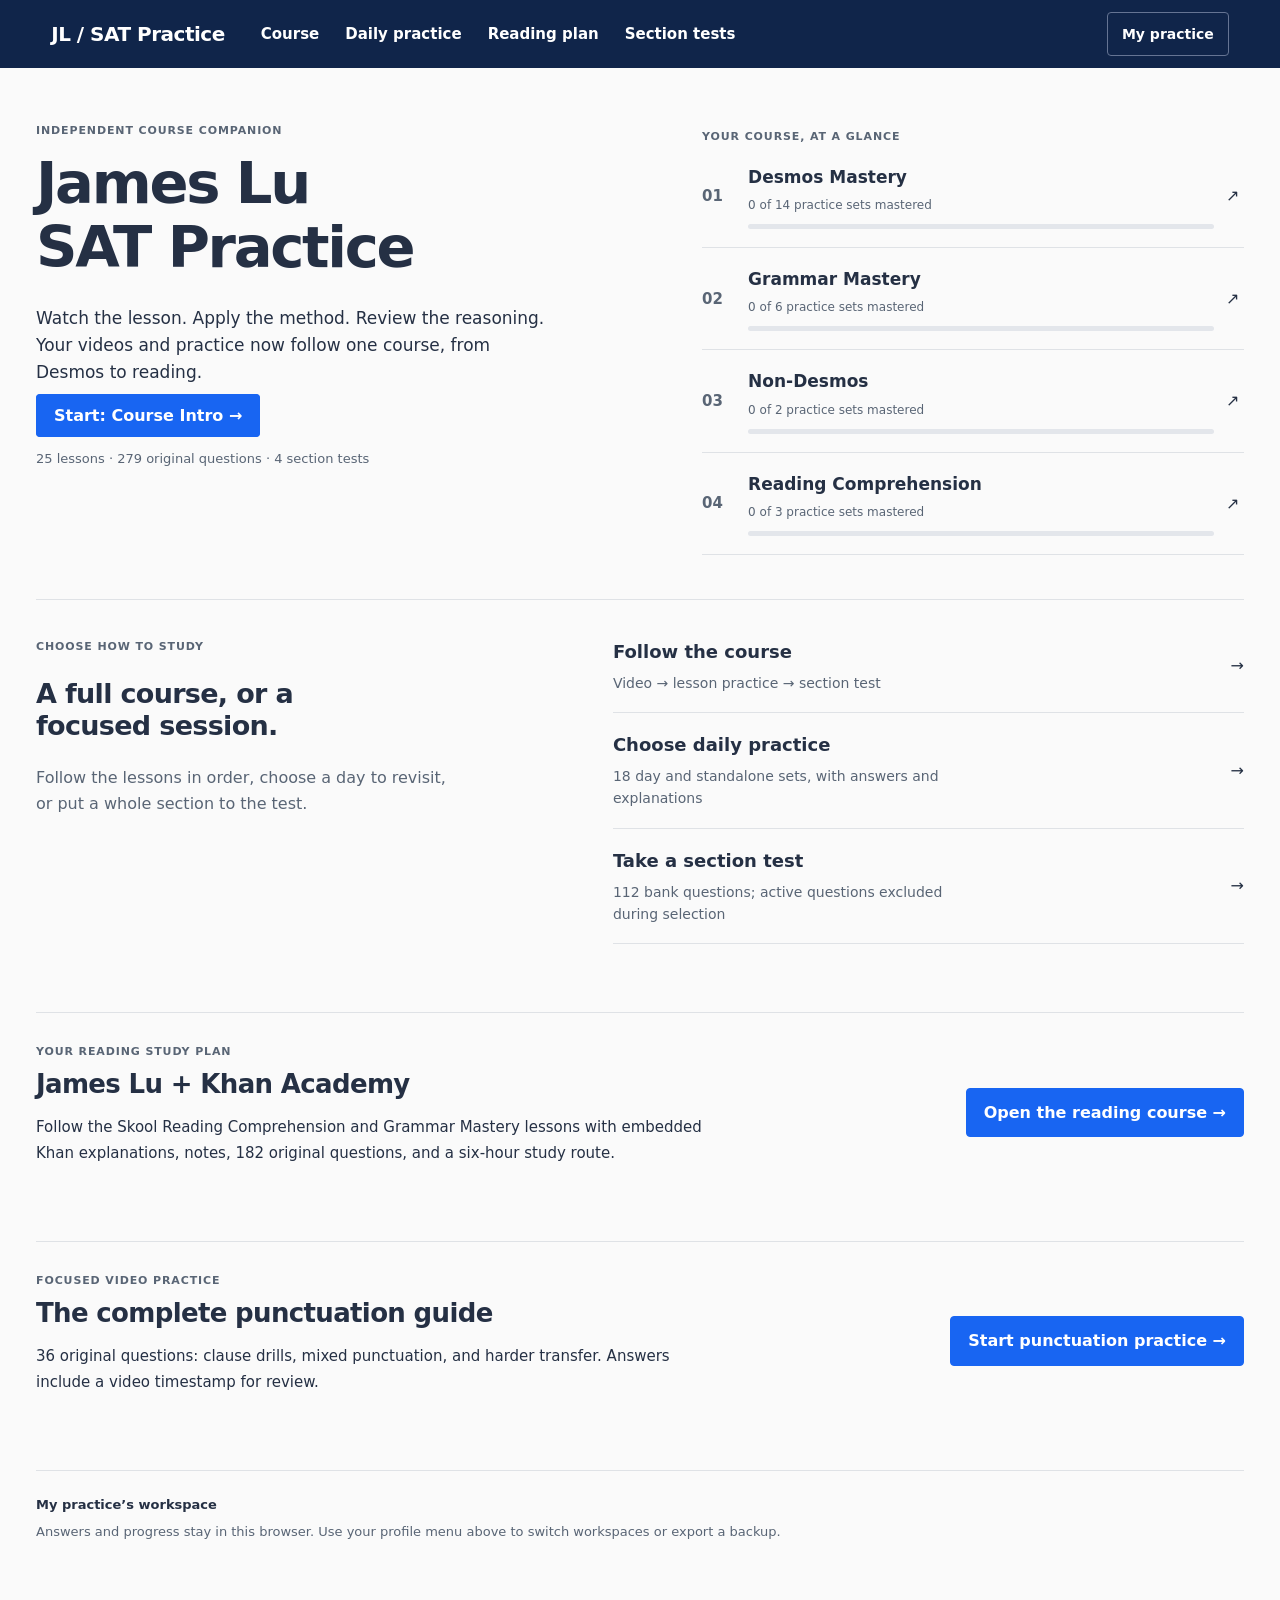
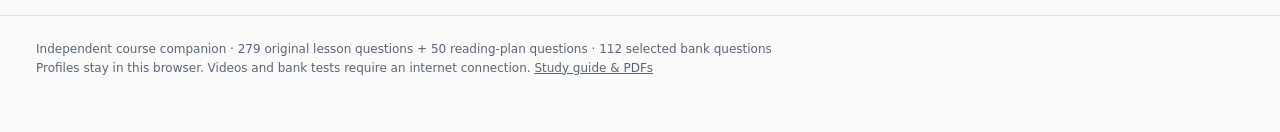
<file: index.html>
<!doctype html><html lang="en"><head><meta charset="utf-8"><meta name="viewport" content="width=device-width,initial-scale=1"><meta name="description" content="An independent James Lu SAT course companion with video lessons, original practice and section tests."><title>James Lu SAT Practice</title><link rel="stylesheet" href="course.css?v=11"><link rel="stylesheet" href="learning-theme.css?v=11"></head><body><header><a href="#home">JL / SAT Practice</a><nav aria-label="Main navigation"><a href="#course">Course</a><a href="#daily">Daily practice</a><a href="https://shloksheth.github.io/james-lu-reading-writing/">Reading plan</a><a href="sections.html">Section tests</a></nav><button id="profile-button">Local profile</button></header><main id="content"></main><footer>Independent course companion · 279 original lesson questions + 50 reading-plan questions · 112 selected bank questions<br>Profiles stay in this browser. Videos and bank tests require an internet connection. <a href="Start_Here.html">Study guide & PDFs</a></footer><dialog id="profiles"><h2>Your local workspace</h2><p class="profile-note">Choose a profile to save answers and course progress on this device. No password, online account, or cloud sync. Clearing browser data removes saved progress; export a backup to keep it.</p><label>Switch profile <select id="profile-select"></select></label><form id="new-profile"><label>New profile name <input id="profile-name" maxlength="40" required autocomplete="off"></label><button class="primary">Create profile</button></form><p id="profile-status" role="status"></p><div class="controls"><button id="export">Export backup</button><label class="action">Import backup <input type="file" id="import" accept="application/json" style="max-width:210px"></label><button id="close-profile">Done</button></div></dialog><script src="course-data.js?v=11"></script><script src="reading-plan-data.js?v=11"></script><script src="profile-utils.js?v=11"></script><script src="course.js?v=12"></script></body></html>
</file>
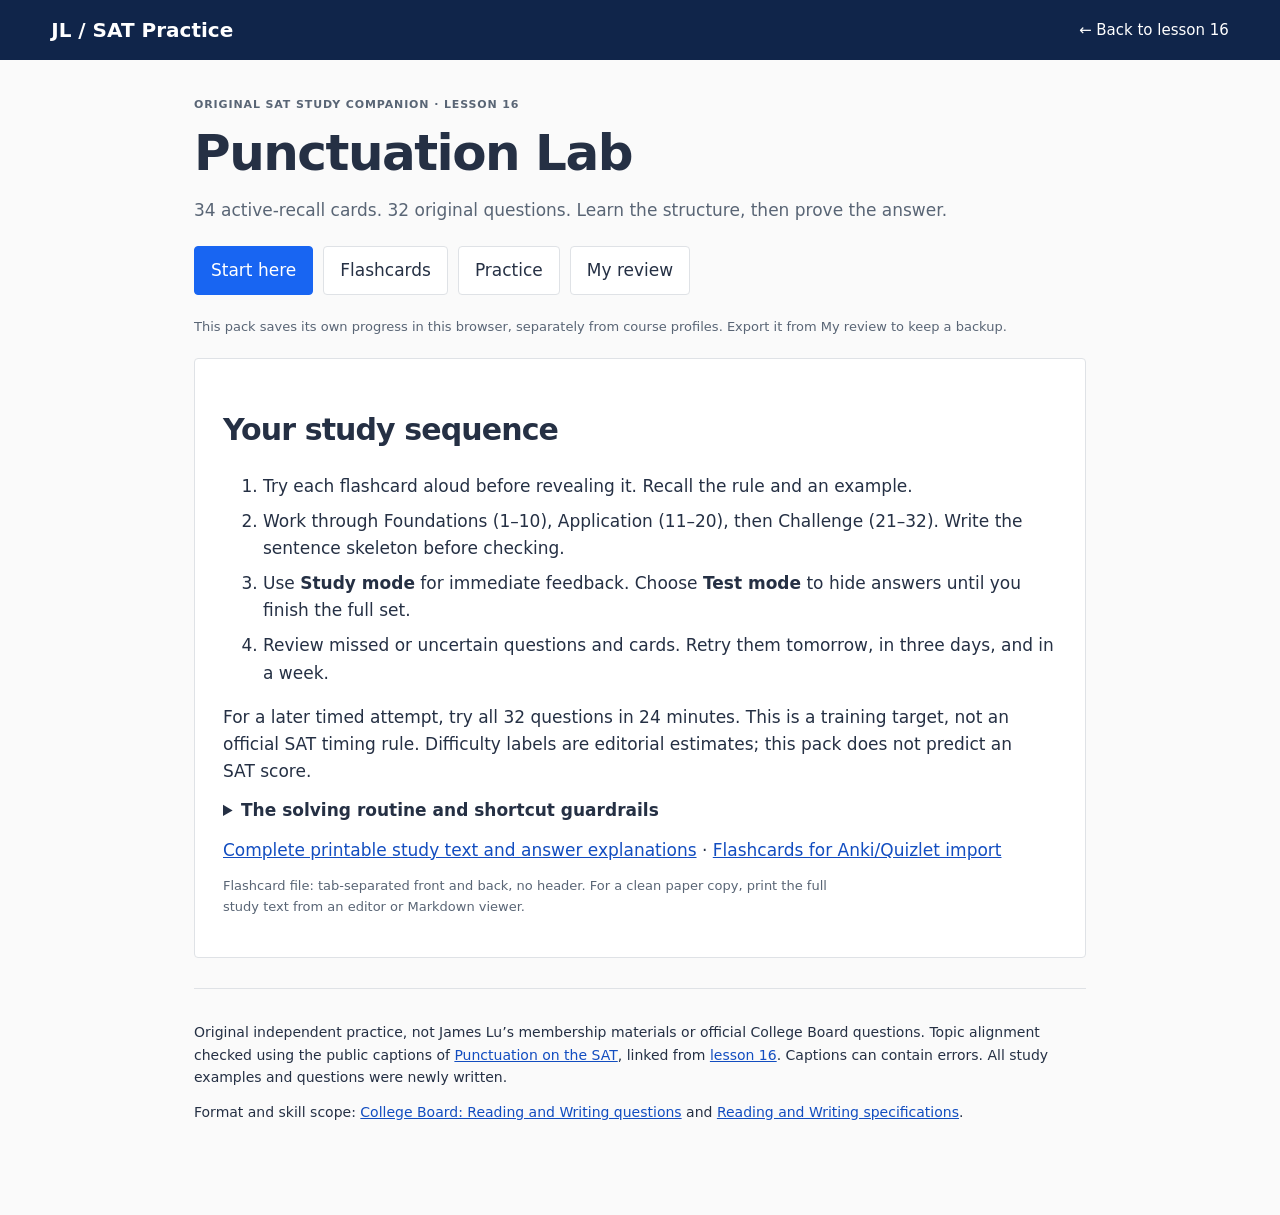
<file: lesson16-punctuation.html>
<!doctype html>
<html lang="en"><head><meta charset="utf-8"><meta name="viewport" content="width=device-width,initial-scale=1"><title>Lesson 16 · Punctuation Lab</title>
<style>
:root{color-scheme:light;--ink:#182b34;--muted:#516773;--paper:#f5f3ed;--accent:#176753;--line:#ccd5d2;--wrong:#9b352d}*{box-sizing:border-box}body{margin:0;background:var(--paper);color:var(--ink);font:17px/1.6 system-ui,sans-serif}main{max-width:940px;margin:auto;padding:36px 24px 80px}h1{font:clamp(34px,6vw,55px)/1.1 Georgia,serif;margin:12px 0 16px}h2{font:30px/1.2 Georgia,serif}.eyebrow{font-size:13px;text-transform:uppercase;letter-spacing:.12em;color:var(--accent);font-weight:700}p{margin:12px 0}.muted{color:var(--muted)}nav,.controls{display:flex;gap:10px;flex-wrap:wrap;margin:22px 0}button,select{font:inherit;border:1px solid var(--line);border-radius:8px;background:#fff;padding:10px 16px;color:var(--ink);cursor:pointer}button:hover{border-color:var(--accent)}button:focus-visible,select:focus-visible,a:focus-visible{outline:3px solid #bf7b21;outline-offset:3px}button.active,.primary{background:var(--accent);color:white}button:disabled{opacity:.45;cursor:default}.panel{background:#fff;border:1px solid var(--line);border-radius:14px;padding:28px;margin-top:20px}.card{font:26px/1.4 Georgia,serif;min-height:110px;margin:18px 0}.back{background:#eef6f2;padding:18px;border-radius:8px}.option{display:block;text-align:left;width:100%;margin:10px 0}.option.selected{outline:2px solid var(--accent)}.option.correct{background:#e3f2e9;border-color:var(--accent)}.option.incorrect{background:#fae9e6;border-color:var(--wrong)}.tag{font-size:13px;color:var(--muted)}.result{border-top:1px solid var(--line);margin-top:22px;padding-top:18px}.result h3{margin:4px 0}a{color:var(--accent)}summary{cursor:pointer;font-weight:600}li{margin:8px 0}#score{font-weight:700}[hidden]{display:none!important}.progress{height:5px;background:#dce6df;border-radius:5px;margin-top:16px}.progress span{display:block;height:100%;background:var(--accent)}.blank{font-family:system-ui,sans-serif;letter-spacing:.06em}footer{font-size:14px;margin-top:30px;border-top:1px solid var(--line);padding-top:20px}table{border-collapse:collapse;width:100%;font-size:15px}td,th{border-bottom:1px solid var(--line);padding:9px;text-align:left}@media(max-width:600px){main{padding:24px 14px}.panel{padding:20px}.card{font-size:23px}}@media print{nav,button,select,.controls,.progress,#saveNote{display:none!important}body{background:white}.panel{border:none;padding:0}main{max-width:none}.result{break-inside:avoid}}
</style><style>
:root{--ink:#253044;--muted:#596575;--paper:#fafafa;--accent:#124dc0;--line:#dfe2e6;--wrong:#9b352d}
.site-header{background:#10254a;color:white;padding:14px 4%;display:flex;align-items:center;justify-content:space-between;gap:18px;font-size:15px}.site-header a{color:#fff;text-decoration:none}.site-header a:hover{text-decoration:underline;text-underline-offset:4px}.site-header strong{font-size:20px}.panel{border-radius:4px}button,select,.back{border-radius:4px}h1,h2{font-family:system-ui,-apple-system,"Segoe UI",sans-serif;font-weight:650;letter-spacing:-.03em}h1{font-size:clamp(34px,6vw,50px)}.card{font-family:system-ui,-apple-system,"Segoe UI",sans-serif;font-size:24px;line-height:1.55}.back{background:#edf4ff}.primary,button.active{background:#1865f2;border-color:#1865f2}button,a{transition:background-color .16s ease-out,border-color .16s ease-out}button:focus-visible,select:focus-visible,a:focus-visible{outline-color:#124dc0}.option.correct{background:#e3f2e9}.eyebrow{letter-spacing:.08em;color:var(--muted);font-size:11px}.panel p{max-width:75ch}@media(prefers-reduced-motion:reduce){button,a{transition:none}}@media(max-width:600px){.site-header{align-items:flex-start;flex-direction:column;gap:8px}.card{font-size:22px}}@media print{.site-header{display:none}}
</style></head><body><header class="site-header"><a href="index.html#home"><strong>JL / SAT Practice</strong></a><a href="index.html#lesson/lesson-16">← Back to lesson 16</a></header><main>
<div class="eyebrow">Original SAT study companion · Lesson 16</div><h1>Punctuation Lab</h1><p class="muted">34 active-recall cards. 32 original questions. Learn the structure, then prove the answer.</p>
<nav aria-label="Study modes"><button data-tab="guide" class="active">Start here</button><button data-tab="cards">Flashcards</button><button data-tab="practice">Practice</button><button data-tab="review">My review</button></nav>
<p id="saveNote" class="tag"></p>
<section id="guide" class="panel"><h2>Your study sequence</h2><ol><li>Try each flashcard aloud before revealing it. Recall the rule and an example.</li><li>Work through Foundations (1–10), Application (11–20), then Challenge (21–32). Write the sentence skeleton before checking.</li><li>Use <strong>Study mode</strong> for immediate feedback. Choose <strong>Test mode</strong> to hide answers until you finish the full set.</li><li>Review missed or uncertain questions and cards. Retry them tomorrow, in three days, and in a week.</li></ol>
<p>For a later timed attempt, try all 32 questions in 24 minutes. This is a training target, not an official SAT timing rule. Difficulty labels are editorial estimates; this pack does not predict an SAT score.</p>
<details><summary>The solving routine and shortcut guardrails</summary><p>Inspect the choices; check for names, dash pairs, question marks, and complex lists. Find the main subject and finite verb. Bracket genuine insertions. Classify both sides of the blank. Use CPIN as a checking order: colon; period/semicolon/comma + FANBOYS; isolated comma; no punctuation. Confirm the rule and read the entire completed sentence.</p><ul><li>A colon needs a complete left clause and an explanation on the right.</li><li>Removing a phrase must preserve the intended identification, not merely leave a grammatical sentence.</li><li>An integrated profession + name stays together; a supplementary name can take paired commas.</li><li>A following because-clause usually stays connected without a comma.</li><li>Periods and semicolons can differ because of lists or capitalization.</li><li>Place a transition according to the relationship between the actual statements.</li><li>A checking priority or an observed answer frequency cannot prove an answer.</li></ul></details>
<p><a href="Lesson-16-Punctuation-Study-Pack.md">Complete printable study text and answer explanations</a> · <a href="Lesson-16-Flashcards.tsv" download>Flashcards for Anki/Quizlet import</a></p><p class="tag">Flashcard file: tab-separated front and back, no header. For a clean paper copy, print the full study text from an editor or Markdown viewer.</p></section>
<section id="cards" class="panel" hidden><h2>Recall, then reveal</h2><label>Card group <select id="cardFilter"><option value="all">All cards</option><option value="again">Needs review</option></select></label><div id="cardBody"></div><div class="controls"><button id="prevCard">Previous</button><button id="flipCard" class="primary">Reveal answer</button><button id="nextCard">Next</button></div><div class="controls"><button id="againCard">Needs review</button><button id="knownCard">I recalled it</button><button id="shuffleCards">Shuffle cards</button></div><p class="tag">“I recalled it” means you could explain the rule before seeing the answer.</p></section>
<section id="practice" class="panel" hidden><h2>Prove your punctuation</h2><div class="controls"><label>Set <select id="questionFilter"><option value="all">All 32 questions</option><option value="Foundation">Foundation · 1–10</option><option value="Application">Application · 11–20</option><option value="Challenge">Challenge · 21–32</option><option value="missed">Missed questions</option><option value="flagged">Flagged questions</option></select></label><label>Mode <select id="mode"><option value="study">Study · immediate feedback</option><option value="test">Test · answers at finish</option></select></label></div><p id="score" aria-live="polite"></p><div id="questionBody"></div><div class="controls"><button id="prevQ">Previous</button><button id="checkQ" class="primary">Check answer</button><button id="nextQ">Next</button><button id="flagQ">Flag for review</button></div><div class="controls"><button id="finish">Finish test & reveal answers</button><button id="retry">Start a fresh attempt for this set</button></div></section>
<section id="review" class="panel" hidden><h2>Your review queue</h2><div id="reviewBody"></div><div class="controls"><button id="exportProgress">Export study progress</button><button id="clearProgress">Reset all progress</button></div><p class="tag">An export is a readable record of your answers, flags, and card ratings. Save it to keep your error log.</p></section>
<footer><p>Original independent practice, not James Lu’s membership materials or official College Board questions. Topic alignment checked using the public captions of <a href="https://www.loom.com/share/b45fbd1a70df45aab5b68fa668bf2da0">Punctuation on the SAT</a>, linked from <a href="https://shloksheth.github.io/james-lu-sat-practice/#lesson/lesson-16">lesson 16</a>. Captions can contain errors. All study examples and questions were newly written.</p><p>Format and skill scope: <a href="https://satsuite.collegeboard.org/practice/student-question-bank/reading-writing">College Board: Reading and Writing questions</a> and <a href="https://satsuite.collegeboard.org/k12-educators/about/alignment/reading">Reading and Writing specifications</a>.</p></footer>
</main><script>
const data={"cards": [{"skill": "Method", "front": "What should you inspect first in a punctuation question?", "back": "Inspect the choices to identify the punctuation being tested. Then examine the relevant sentence structure. A candidate is correct only if it fits the whole sentence."}, {"skill": "Method", "front": "What does CPIN stand for in the lesson?", "back": "Colon; Period/semicolon/comma + FANBOYS; Isolated comma; No punctuation. Use it as a checking order, never as proof that a higher-priority choice is correct."}, {"skill": "Clauses", "front": "What makes an independent clause?", "back": "A subject and a finite verb expressing a complete thought: “The antenna receives signals.” A finite verb carries tense or follows a modal; an -ing word alone is not enough."}, {"skill": "Clauses", "front": "Is “although the antenna receives signals” an independent clause? Why?", "back": "No. Although makes it dependent. “The antenna receives signals” is independent; adding a subordinating word changes its status."}, {"skill": "Clauses", "front": "Is “the antenna receiving signals from three satellites” a complete sentence?", "back": "No. Receiving is a participle here. There is no finite main verb. “The antenna is receiving signals” is complete."}, {"skill": "Clauses", "front": "How do you find the sentence skeleton when a subject is followed by extra information?", "back": "Temporarily bracket a genuine nonessential insertion, then connect the subject to its main verb. “The antenna, installed last spring, receives signals” → “The antenna receives signals.”"}, {"skill": "Boundaries", "front": "Can a comma alone connect two independent clauses?", "back": "No. That produces a comma splice. Use an appropriate period, semicolon, or comma plus coordinating conjunction; a colon may work when the second part explains the first."}, {"skill": "Boundaries", "front": "When does a semicolon join clauses correctly?", "back": "Both sides must be independent clauses. “The antenna failed; the team replaced it.” A fragment after the semicolon makes this use invalid."}, {"skill": "Boundaries", "front": "What are the two main semicolon jobs to check?", "back": "Joining independent clauses and separating complex list items. In a complex list, the items do not need to be complete clauses."}, {"skill": "Boundaries", "front": "What does FANBOYS stand for?", "back": "For, And, Nor, But, Or, Yet, So. When one joins two independent clauses, a comma usually comes before it. Check that the second part really has its own subject and verb."}, {"skill": "Boundaries", "front": "Does “and” automatically require a comma before it?", "back": "No. “The team calibrated the sensor and recorded the results” has a shared subject and compound predicate. Do not insert a clause-separating comma merely because and appears."}, {"skill": "Colon", "front": "What must come before a colon used to introduce an explanation or list?", "back": "A complete independent clause. “The team needed one tool: a wrench.” The material after the colon explains or specifies the statement before it."}, {"skill": "Colon", "front": "Must the material after a colon be an independent clause?", "back": "No. It may be a word, phrase, list, or complete clause. “The team had one concern: overheating.” The left side must still be complete."}, {"skill": "Colon", "front": "Why is “The required tools include: a wrench and a drill” incorrect?", "back": "The colon separates include from its direct objects. “The required tools include a wrench and a drill” is correct. Alternatively: “Two tools are required: a wrench and a drill.”"}, {"skill": "Colon", "front": "Why is a colon not automatically correct between two complete clauses?", "back": "The second part must explain, identify, exemplify, or expand the first. Mere completeness on both sides does not establish that relationship."}, {"skill": "Dashes", "front": "How do you check a dash that closes an interruption?", "back": "Locate the opening dash and identify the entire insertion. Use a matching closing dash when the main sentence resumes. Remove the insertion to verify the skeleton."}, {"skill": "Dashes", "front": "Can a single dash introduce an explanation?", "back": "Yes: “The team needed one tool—a wrench.” Do not assume every dash is one half of a pair; determine whether it introduces an ending explanation or encloses an insertion."}, {"skill": "Insertions", "front": "How do you punctuate a nonessential phrase in the middle of a sentence?", "back": "Usually with paired commas, paired dashes, or parentheses. Both boundaries matter. “The mural, restored last year, attracts visitors.” Do not mix an opening comma with a closing dash."}, {"skill": "Insertions", "front": "Is “I can remove it and the sentence still works” enough to prove a phrase is nonessential?", "back": "No. Removal must also preserve the intended identification and meaning. “The paintings that survived the fire were restored” limits which paintings; deleting the relative clause changes that claim."}, {"skill": "Insertions", "front": "How are restrictive relative clauses usually punctuated?", "back": "No surrounding commas: “The samples that remained dry were usable.” The clause identifies a subset. Restrictiveness is about meaning; the pronoun alone is not a complete test."}, {"skill": "Insertions", "front": "What is wrong with “The researcher, published the results”?", "back": "The comma splits the subject from its main verb. A real insertion can occur between them, but it must be enclosed: “The researcher, after checking the data, published the results.”"}, {"skill": "Insertions", "front": "When is a comma appropriate after a dependent clause?", "back": "A dependent clause that introduces the main clause generally takes a comma: “Although the device was old, it worked.” A following integrated clause usually does not: “It worked because the team repaired it.”"}, {"skill": "Lists", "front": "How do you punctuate a simple three-item list?", "back": "Use commas between items: “The kit contains tape, string, and scissors.” On SAT-style questions, inspect the whole list before deciding what the blank separates."}, {"skill": "Lists", "front": "Why do some lists use semicolons?", "back": "Semicolons make item boundaries clear when items contain internal commas: “Reno, Nevada; Albany, New York; and Boise, Idaho.” Keep each entire item together."}, {"skill": "Lists", "front": "How do you locate the semicolon in “Ada, a chemist; Leo, a physicist; and Mei, an engineer”?", "back": "Each item is a person plus a description. The commas connect names to descriptions; the semicolons separate complete items. Match the repeated item structure."}, {"skill": "Names", "front": "When does a profession directly before a name take no punctuation?", "back": "When the profession and name identify a single person as one integrated unit: “Biologist Mara Chen spoke.” No comma goes between biologist and Mara Chen."}, {"skill": "Names", "front": "Why can “Our only guide, Mara Chen, spoke” take commas?", "back": "Our only guide already identifies a unique person in the stated context. Mara Chen supplies supplementary naming information. This is different from an integrated profession + name."}, {"skill": "Questions", "front": "How do you distinguish a direct question from an indirect question?", "back": "“Where did the team work?” directly asks and takes a question mark. “The report explains where the team worked.” makes a statement and takes a period. Judge the entire sentence."}, {"skill": "Transitions", "front": "Can “however” connect independent clauses with commas alone?", "back": "No. Contrastive however is not a coordinating conjunction. Use “The model was simple; however, it was accurate” or “The model was simple. However, it was accurate.”"}, {"skill": "Transitions", "front": "How does punctuation change which clause “however” belongs to?", "back": "“The model was simple, however; it was accurate” attaches however to the first clause. “The model was simple; however, it was accurate” attaches it to the second. Read the preceding sentence to locate the contrast."}, {"skill": "Transitions", "front": "How can you tell whether “though” is a dependent-clause starter or a parenthetical transition?", "back": "“Though the model was simple, it was accurate” begins with a dependent clause. “The model was simple, though; it was accurate” uses parenthetical though. Determine its grammatical role."}, {"skill": "Accuracy", "front": "If a period and a semicolon are both offered, can you always eliminate both?", "back": "No. A semicolon may separate list items, a period may require a capital letter, and the choices may include other differing words. Substitute the complete choices and check the actual structure."}, {"skill": "Accuracy", "front": "If two punctuation choices both seem grammatical, what should you check next?", "back": "Check capitalization, list boundaries, whether an insertion closes, and which clause a transition belongs to. Do not invent a stylistic preference to break a true tie."}, {"skill": "Accuracy", "front": "What should you say to yourself before submitting a boundary answer?", "back": "“Left side: complete or incomplete? Right side: complete clause, explanation, insertion, or list item? What exact rule permits my choice?” Name the structural reason rather than relying on a pause."}], "questions": [{"id": 1, "skill": "Boundaries", "level": "Foundation", "text": "A laboratory technician checked the freezer before leaving for the evening. Its temperature was stable ______ the backup alarm was functioning normally.", "choices": [",", ";", " because;", " and,"], "answer": 1, "reasoning": "Both sides are independent clauses, so a semicolon can separate them.", "wrong": ["A comma alone creates a comma splice.", "Because cannot be followed immediately by a semicolon here.", "The comma belongs before and when and joins these clauses, not after it."], "skeleton": "Its temperature was stable / the backup alarm was functioning normally."}, {"id": 2, "skill": "Boundaries", "level": "Foundation", "text": "The curator examined the newly acquired ______ recorded its dimensions in the catalog.", "choices": ["vase, and", "vase; and", "vase and", "vase: and"], "answer": 2, "reasoning": "Examined and recorded share the subject the curator. The two predicate parts need no boundary punctuation.", "wrong": ["The comma unnecessarily splits a compound predicate.", "The semicolon leaves and recorded without its own subject.", "The colon interrupts the coordinated predicates."], "skeleton": "The curator examined the vase and recorded its dimensions."}, {"id": 3, "skill": "Boundaries", "level": "Foundation", "text": "The first camera recorded visible light ______ the second camera recorded infrared radiation.", "choices": ["but,", ", but", "; but,", ","], "answer": 1, "reasoning": "But joins two independent clauses, and the comma comes before but.", "wrong": ["The comma is misplaced after but.", "The semicolon and extra comma do not form the required comma + conjunction boundary.", "A comma alone cannot join these independent clauses."], "skeleton": "The first camera recorded visible light / the second camera recorded infrared radiation."}, {"id": 4, "skill": "Colon", "level": "Foundation", "text": "To attach the panel securely, the installer needed just one additional ______ a longer bolt.", "choices": ["component, which", "component;", "component", "component:"], "answer": 3, "reasoning": "The complete statement before the colon introduces the specific component named after it.", "wrong": ["Which begins a relative clause, but a longer bolt supplies no verb to complete it.", "A longer bolt is a phrase, so it cannot stand after a clause-joining semicolon.", "A boundary is needed to attach this ending explanatory phrase."], "skeleton": "The installer needed just one additional component / a longer bolt."}, {"id": 5, "skill": "Colon", "level": "Foundation", "text": "The emergency supply box ______ bottled water, a flashlight, and a battery-powered radio.", "choices": ["contains:", "contains", "contains;", "contains—"], "answer": 1, "reasoning": "Contains takes the listed supplies as its direct objects; no punctuation separates the verb from them.", "wrong": ["The words before the colon do not form a complete statement.", "The list is not an independent clause, and the left side is incomplete.", "The dash breaks the verb–object connection."], "skeleton": "The emergency supply box contains [water, a flashlight, and a radio]."}, {"id": 6, "skill": "Insertions", "level": "Foundation", "text": "Although the river level had fallen overnight ______ the survey team postponed its trip until the following week.", "choices": [";", ":", ",", ""], "answer": 2, "reasoning": "An introductory dependent clause is followed by a comma before the main clause.", "wrong": ["Although makes the left side dependent, so a semicolon cannot join it to the main clause.", "A colon needs an independent clause before it.", "A comma is needed after this introductory dependent clause."], "skeleton": "[Although the river level had fallen overnight], the survey team postponed its trip."}, {"id": 7, "skill": "Insertions", "level": "Foundation", "text": "The new timetable, which the transit agency released on Monday ______ includes an additional evening departure.", "choices": [";", ",", ":", ""], "answer": 1, "reasoning": "The comma closes the nonessential which-clause before the main verb includes.", "wrong": ["The semicolon cannot close a comma-enclosed insertion and leaves the opening unit without its main verb.", "A colon cannot replace the closing comma.", "Omitting punctuation leaves the insertion unclosed."], "skeleton": "The new timetable, [which the agency released on Monday], includes a departure."}, {"id": 8, "skill": "Dashes", "level": "Foundation", "text": "The observatory’s newest telescope—installed on the roof last ______ can detect objects too faint for the older telescope.", "choices": ["winter,", "winter:", "winter", "winter—"], "answer": 3, "reasoning": "The closing dash matches the opening dash and restores telescope can detect as the sentence skeleton.", "wrong": ["A comma does not match the opening dash.", "A colon cannot close this dash-enclosed insertion.", "The insertion would remain unclosed."], "skeleton": "The telescope—[installed on the roof last winter]—can detect objects."}, {"id": 9, "skill": "Names", "level": "Foundation", "text": "At the workshop, environmental ______ presented a model of the coastal ecosystem.", "choices": ["scientist, Leila Rahman", "scientist; Leila Rahman", "scientist Leila Rahman", "scientist: Leila Rahman"], "answer": 2, "reasoning": "Environmental scientist Leila Rahman forms one integrated identifying noun phrase.", "wrong": ["A comma splits the identifying profession from the name and does not enclose an appositive.", "A semicolon splits the subject phrase.", "A colon interrupts the subject before its main verb."], "skeleton": "Environmental scientist Leila Rahman presented a model."}, {"id": 10, "skill": "Questions", "level": "Foundation", "text": "The museum’s audio guide explains how the ancient device was ______", "choices": ["operated?", "operated.", "operated;", "operated,"], "answer": 1, "reasoning": "The sentence states what the guide explains; how introduces an indirect question, so a period ends the statement.", "wrong": ["The whole sentence is a statement rather than a direct question.", "A semicolon requires an appropriate continuation; the sentence ends here.", "A terminal comma leaves the sentence unfinished."], "skeleton": "The audio guide explains [how the device was operated]."}, {"id": 11, "skill": "Lists", "level": "Application", "text": "The researchers installed monitoring stations in Bend, Oregon; Flagstaff, Arizona ______ Ithaca, New York.", "choices": ["; and", ", and", ": and", " and"], "answer": 0, "reasoning": "Semicolons separate the city–state items, including the boundary before the final item.", "wrong": ["A comma confuses the item boundary with the internal city–state commas.", "A colon would introduce an explanation rather than a parallel final item.", "The existing list uses semicolons between complete items; one is missing here."], "skeleton": "[Bend, Oregon]; [Flagstaff, Arizona]; and [Ithaca, New York]."}, {"id": 12, "skill": "Insertions", "level": "Application", "text": "Only some jars in the collection still had their original lids. The ______ were photographed before the conservation work began.", "choices": ["jars, that retained their original lids,", "jars that retained their original lids,", "jars, that retained their original lids", "jars that retained their original lids"], "answer": 3, "reasoning": "The relative clause identifies the subset that was photographed and takes no surrounding commas.", "wrong": ["The paired commas wrongly treat the identifying clause as supplementary.", "The comma separates the complete subject phrase from were photographed.", "The opening comma incorrectly detaches the restrictive clause and has no closing partner."], "skeleton": "The [jars that retained their original lids] were photographed."}, {"id": 13, "skill": "Insertions", "level": "Application", "text": "The community center had exactly one volunteer coordinator. Its volunteer coordinator, Elena ______ scheduled training sessions for all new helpers.", "choices": ["Park", "Park,", "Park;", "Park:"], "answer": 1, "reasoning": "The name is a supplementary appositive, and the comma after Park matches the existing opening comma.", "wrong": ["Without a closing comma, the supplementary name is not enclosed.", "A semicolon cannot close this comma-enclosed appositive.", "A colon cannot close the appositive or precede the subjectless predicate scheduled."], "skeleton": "Its volunteer coordinator, [Elena Park], scheduled training sessions."}, {"id": 14, "skill": "Colon", "level": "Application", "text": "After reviewing the measurements, the engineers reached a clear ______ the support beam would need reinforcement before the structure could reopen.", "choices": ["conclusion,", "conclusion", "conclusion:", "conclusion; that"], "answer": 2, "reasoning": "The independent clause announces a conclusion; the following independent clause states what that conclusion is.", "wrong": ["A comma alone joins two independent clauses incorrectly.", "No punctuation creates a run-on.", "That turns the right side into a dependent content clause, which cannot follow a clause-joining semicolon."], "skeleton": "The engineers reached a clear conclusion / the beam would need reinforcement."}, {"id": 15, "skill": "Colon", "level": "Application", "text": "The exhibition focuses ______ the tools used to make it rather than the finished fabric.", "choices": ["on:", "on;", "on—", "on"], "answer": 3, "reasoning": "The preposition on must remain connected to its object, the tools.", "wrong": ["A colon separates the preposition from its object and follows an incomplete clause.", "Neither side supports a semicolon here.", "The dash interrupts the required prepositional phrase."], "skeleton": "The exhibition focuses on [the tools used to make it]."}, {"id": 16, "skill": "Transitions", "level": "Application", "text": "The original sensor was bulky ______ however, the replacement fits inside a standard wristwatch.", "choices": [";", ",", "", "; and"], "answer": 0, "reasoning": "However begins the second independent clause; a semicolon precedes it and a comma follows it.", "wrong": ["A comma before however creates a comma splice.", "No punctuation produces a run-on.", "And followed directly by however, without the necessary parenthetical punctuation, does not fit this choice."], "skeleton": "The original sensor was bulky / however, the replacement fits inside a watch."}, {"id": 17, "skill": "Insertions", "level": "Application", "text": "The scientist ______ because a storm had damaged the collection equipment.", "choices": ["canceled the field trip,", "canceled the field trip;", "canceled the field trip", "canceled the field trip:"], "answer": 2, "reasoning": "The following because-clause gives the integrated reason for canceling; it takes no boundary punctuation here.", "wrong": ["The comma unnecessarily detaches the ordinary following reason clause.", "Because makes the right side dependent, so a semicolon is invalid.", "The dependent reason clause is integrated with canceled; it is not a detached colon explanation."], "skeleton": "The scientist canceled the trip because a storm had damaged the equipment."}, {"id": 18, "skill": "Questions", "level": "Application", "text": "How did the designers reduce the device’s weight without weakening its protective ______", "choices": ["casing.", "casing,", "casing;", "casing?"], "answer": 3, "reasoning": "The complete sentence directly asks how the designers achieved something, so it takes a question mark.", "wrong": ["A period does not mark this direct question.", "A comma cannot terminate the complete direct question.", "A semicolon cannot terminate it either."], "skeleton": "How did the designers reduce the device’s weight?"}, {"id": 19, "skill": "Lists", "level": "Application", "text": "The kit contained three ordinary ______ a ruler, a pencil, and a notebook.", "choices": ["items:", "items;", "items, which", "items"], "answer": 0, "reasoning": "The complete clause introduces a list specifying the three items.", "wrong": ["The items after the blank are not an independent clause.", "Which begins a relative clause, but the list supplies no verb to complete it.", "The list needs a boundary separating the completed statement from its specification."], "skeleton": "The kit contained three ordinary items / a ruler, a pencil, and a notebook."}, {"id": 20, "skill": "Clauses", "level": "Application", "text": "Several fragments of pottery, recovered during the excavation and carefully cleaned by the conservation ______ evidence of trade between distant settlements.", "choices": ["team; provided", "team, provided", "team: provided", "team provided"], "answer": 1, "reasoning": "The closing comma ends the participial insertion; provided supplies the main verb for several fragments.", "wrong": ["The material before the semicolon lacks its main verb.", "A colon cannot close this comma-enclosed insertion.", "Without the closing comma, the participial insertion is not properly enclosed."], "skeleton": "Several fragments, [recovered ... and cleaned by the team], provided evidence."}, {"id": 21, "skill": "Lists", "level": "Challenge", "text": "The archive holds three annotated editions: the 1922 edition, with notes by the author; the 1948 ______ and the 1975 edition, with a chronology of the author’s life.", "choices": ["edition; with an introduction by a critic,", "edition, with an introduction by a critic,", "edition, with an introduction by a critic;", "edition: with an introduction by a critic;"], "answer": 2, "reasoning": "Each edition and its description form one list item. A comma introduces the description; a semicolon ends the second item.", "wrong": ["The semicolon splits the edition from its description and the final comma fails to mark the item boundary.", "The final comma fails to match the semicolon-separated item structure.", "The colon does not match the name-plus-description pattern used by the other list items."], "skeleton": "[1922 edition, with notes]; [1948 edition, with an introduction]; and [1975 edition, with a chronology]."}, {"id": 22, "skill": "Transitions", "level": "Challenge", "text": "Most instruments in the collection must stay indoors. The portable organ can be taken outside ______ it is regularly used at outdoor concerts.", "choices": ["; however,", ", however;", ", however,", " however;"], "answer": 1, "reasoning": "However belongs to the middle statement, which contrasts with the indoor-only rule. The final statement supports that exception.", "wrong": ["Attaching however to the final clause suggests a contrast between being portable and being used outdoors; those ideas support each other.", "Commas alone fail to separate the two independent clauses.", "However needs a comma before it when appended parenthetically to the middle clause."], "skeleton": "Most must stay indoors. [The organ can be taken outside, however]; [it is used outdoors]."}, {"id": 23, "skill": "Transitions", "level": "Challenge", "text": "The new battery retains a high charge after a year in storage. It therefore appears suitable for emergency equipment ______ its performance at very low temperatures remains untested.", "choices": ["; however,", ", however;", ", however,", " however,"], "answer": 0, "reasoning": "The limitation in the final clause contrasts with the favorable assessment in the middle clause, so however begins the final clause.", "wrong": ["A trailing however would contrast the positive middle assessment with the positive storage result; the contrast belongs before the limitation.", "The comma before however creates a comma splice.", "There is no valid boundary between the independent clauses."], "skeleton": "High retained charge. [It appears suitable]; [however, low-temperature performance is untested]."}, {"id": 24, "skill": "Transitions", "level": "Challenge", "text": "______ the manuscript was incomplete, the editor decided that it contained enough material for publication.", "choices": ["Though;", "Though,", "Though:", "Though"], "answer": 3, "reasoning": "Though introduces a dependent clause and stays connected to its subject and verb. The comma after incomplete closes that introductory clause.", "wrong": ["A semicolon after though breaks the dependent-clause starter from its clause.", "Though is not a parenthetical transition here, so it does not take a comma immediately after it.", "A colon cannot follow the isolated subordinating word."], "skeleton": "[Though the manuscript was incomplete], the editor decided to publish it."}, {"id": 25, "skill": "Boundaries", "level": "Challenge", "text": "The volunteers repaired the footbridge before the festival ______ then repainted its railings to match the nearby pavilion.", "choices": ["; they", ", they", ", and", "; and"], "answer": 0, "reasoning": "The choice adds they, giving the right side its own subject and finite verb, which permits the semicolon.", "wrong": ["A comma alone cannot join the clauses once they supplies a new subject.", "And then repainted shares the original subject; the inserted comma unnecessarily separates a compound predicate.", "A semicolon before and then repainted leaves a fragment after it."], "skeleton": "The volunteers repaired the footbridge / they then repainted its railings."}, {"id": 26, "skill": "Dashes", "level": "Challenge", "text": "The laboratory’s revised procedure ______ reduces the risk of contamination during transport.", "choices": ["—developed after months of testing,", ", developed after months of testing—", "—developed after months of testing—", ": developed after months of testing;"], "answer": 2, "reasoning": "Matching dashes enclose the supplementary participial phrase between the subject and its main verb.", "wrong": ["The opening dash and closing comma do not match.", "The opening comma and closing dash do not match.", "The colon follows an incomplete subject phrase, and the semicolon precedes a subjectless fragment."], "skeleton": "The procedure—[developed after months of testing]—reduces the risk."}, {"id": 27, "skill": "Clauses", "level": "Challenge", "text": "The tiny sculptures displayed near the museum entrance ______ created from discarded electronic components.", "choices": ["; were", ", were", ": were", "were"], "answer": 3, "reasoning": "Displayed near the museum entrance modifies sculptures. Were created is the main verb and must connect directly to that subject phrase.", "wrong": ["The left side lacks a finite main verb and the right side lacks a subject.", "The comma separates the subject phrase from its main verb.", "A colon cannot follow this incomplete subject phrase."], "skeleton": "The [tiny sculptures displayed near the entrance] were created from components."}, {"id": 28, "skill": "Insertions", "level": "Challenge", "text": "The city’s oldest theater, a building that has survived two major ______ reopened after a year of restoration.", "choices": ["floods,", "floods", "floods;", "floods:"], "answer": 0, "reasoning": "The closing comma ends the entire supplementary appositive, a building that has survived two major floods. The restrictive that-clause stays inside that appositive.", "wrong": ["The opening appositive comma would have no closing partner.", "A semicolon cannot close the comma-enclosed appositive; the sentence skeleton still needs reopened.", "A colon cannot close this insertion or follow a unit lacking its main verb."], "skeleton": "The theater, [a building that has survived two major floods], reopened."}, {"id": 29, "skill": "Accuracy", "level": "Challenge", "text": "The map identified three sampling sites: the marsh near the river, which flooded each spring; the meadow beside the ______ and the woodland behind the laboratory, which remained shaded all day.", "choices": ["reservoir.", "reservoir,", "reservoir;", "reservoir:"], "answer": 2, "reasoning": "The semicolon separates the second site from the third site in the complex list; the meadow item itself needs no internal comma.", "wrong": ["A period breaks the list and leaves the and the woodland continuation as a fragment.", "A comma fails to preserve the established semicolon item boundaries.", "A colon falsely makes the woodland an explanation of the meadow."], "skeleton": "[marsh, which flooded]; [meadow beside the reservoir]; and [woodland, which remained shaded]."}, {"id": 30, "skill": "Accuracy", "level": "Challenge", "text": "A new program makes the collection available to remote visitors ______ digital reproductions of every item can now be viewed on the museum’s website.", "choices": [". digital", "; digital", ", digital", " digital"], "answer": 1, "reasoning": "Both sides are independent clauses. A semicolon works with lowercase digital; the period choice leaves the new sentence uncapitalized.", "wrong": ["After a period, Digital would need a capital D.", "A comma alone creates a comma splice.", "No punctuation creates a run-on."], "skeleton": "A program makes the collection available / digital reproductions can be viewed online."}, {"id": 31, "skill": "Colon", "level": "Challenge", "text": "The carpenter’s assessment had one clear ______ both the frame and the door needed replacement before the building could reopen.", "choices": ["implication; that", "implication,", "implication:", "implication"], "answer": 2, "reasoning": "The complete left clause announces an implication, and the following complete clause explains exactly what that implication is.", "wrong": ["That makes the right side dependent, so it cannot follow a clause-joining semicolon.", "The comma alone joins two independent clauses and creates a comma splice.", "No punctuation creates a run-on between the independent clauses."], "skeleton": "The carpenter’s assessment had one clear implication / both the frame and the door needed replacement."}, {"id": 32, "skill": "Names", "level": "Challenge", "text": "During the lecture, historian Nia ______ described how merchants used the river to transport goods.", "choices": ["Okafor, a specialist in regional trade,", "Okafor a specialist in regional trade", "Okafor; a specialist in regional trade,", "Okafor, a specialist in regional trade"], "answer": 0, "reasoning": "Historian Nia Okafor is integrated, while the supplementary description following the name needs paired commas.", "wrong": ["The supplementary noun phrase is not enclosed.", "The semicolon splits the subject from its main verb and begins a fragment.", "The description has an opening comma but no closing comma before described."], "skeleton": "Historian Nia Okafor, [a specialist in regional trade], described the trade routes."}]};
const key='lesson16-original-pack-v1';
let s={answers:{},checked:{},flags:{},ratings:{},mode:'study',finished:false};let storageOK=true;
try{const saved=JSON.parse(localStorage.getItem(key)||'null');if(saved && typeof saved==='object') for(const k of Object.keys(s)) if(saved[k]!==undefined)s[k]=saved[k];}catch(e){storageOK=false;}
function save(){try{localStorage.setItem(key,JSON.stringify(s));}catch(e){storageOK=false;}document.getElementById('saveNote').textContent=storageOK?'This pack saves its own progress in this browser, separately from course profiles. Export it from My review to keep a backup.':'This browser cannot save progress here. Keep this tab open and export your progress from My review.';}
save();
const $=id=>document.getElementById(id);const esc=v=>String(v).replace(/[&<>"']/g,c=>({'&':'&amp;','<':'&lt;','>':'&gt;','"':'&quot;',"'":'&#39;'}[c]));
document.querySelectorAll('[data-tab]').forEach(b=>b.onclick=()=>{document.querySelectorAll('[data-tab]').forEach(x=>x.classList.toggle('active',x===b));['guide','cards','practice','review'].forEach(x=>$(x).hidden=x!==b.dataset.tab);renderReview();});
let cardOrder=data.cards.map((_,i)=>i),ci=0,flipped=false;
function cardIds(){return cardOrder.filter(i=>$('cardFilter').value!=='again'||s.ratings[i]==='again');}
function renderCard(){const ids=cardIds();ci=Math.max(0,Math.min(ci,ids.length-1));const i=ids[ci],c=data.cards[i];['prevCard','nextCard','flipCard','againCard','knownCard'].forEach(id=>$(id).disabled=!c);$('prevCard').disabled=!c||ci===0;$('nextCard').disabled=!c||ci===ids.length-1;if(!c){$('cardBody').innerHTML='<p>No cards need review yet. Mark a card “Needs review” to add it here.</p>';return;}$('cardBody').innerHTML=`<p class="tag">Card ${i+1} · ${ci+1} of ${ids.length} in this group · ${esc(c.skill)}${s.ratings[i]?' · '+(s.ratings[i]==='again'?'Needs review':'Recalled'):''}</p><div class="card">${esc(c.front)}</div><div class="back" ${flipped?'':'hidden'}>${esc(c.back)}</div>`;$('flipCard').textContent=flipped?'Hide answer':'Reveal answer';}
$('flipCard').onclick=()=>{flipped=!flipped;renderCard();};$('prevCard').onclick=()=>{ci--;flipped=false;renderCard();};$('nextCard').onclick=()=>{ci++;flipped=false;renderCard();};$('cardFilter').onchange=()=>{ci=0;flipped=false;renderCard();};
function rate(v){const ids=cardIds(),i=ids[ci];if(i===undefined)return;s.ratings[i]=v;save();if($('cardFilter').value!=='again'||v==='again')ci=Math.min(ci+1,ids.length-1);flipped=false;renderCard();}
$('againCard').onclick=()=>rate('again');$('knownCard').onclick=()=>rate('known');$('shuffleCards').onclick=()=>{for(let j=cardOrder.length-1;j>0;j--){const k=Math.floor(Math.random()*(j+1));[cardOrder[j],cardOrder[k]]=[cardOrder[k],cardOrder[j]];}ci=0;flipped=false;renderCard();};
let qi=0,activeIds=[];function refreshIds(){const v=$('questionFilter').value;activeIds=data.questions.filter(q=>v==='all'||v===q.level||(v==='missed'&&s.checked[q.id]&&s.answers[q.id]!==q.answer)||(v==='flagged'&&s.flags[q.id])).map(q=>q.id);qi=0;renderQ();}
function currentQ(){return data.questions.find(q=>q.id===activeIds[qi]);}
function explanation(q){let wi=0;return `<div class="result" role="status"><h3>${s.answers[q.id]===q.answer?'Correct':'Review this rule'} · Answer ${'ABCD'[q.answer]}</h3><p>${esc(q.reasoning)}</p><p><strong>Structure:</strong> ${esc(q.skeleton)}</p><ul>${q.choices.map((v,i)=>i===q.answer?'':`<li><strong>${'ABCD'[i]}:</strong> ${esc(q.wrong[wi++])}</li>`).join('')}</ul></div>`;}
function renderQ(){const q=currentQ(),isTest=s.mode==='test',revealed=q&&(isTest?s.finished:!!s.checked[q.id]);$('mode').value=s.mode;const checked=activeIds.filter(id=>s.checked[id]);const correct=checked.filter(id=>s.answers[id]===data.questions[id-1].answer);const answered=activeIds.filter(id=>Number.isInteger(s.answers[id]));$('score').textContent=isTest&&!s.finished?`${answered.length}/${activeIds.length} answered · feedback hidden`:`${correct.length}/${checked.length} checked correct · ${activeIds.length} in set`;$('checkQ').hidden=isTest;$('finish').hidden=!isTest||s.finished;['prevQ','nextQ','checkQ','flagQ'].forEach(id=>$(id).disabled=!q);$('prevQ').disabled=!q||qi===0;$('nextQ').disabled=!q||qi===activeIds.length-1;if(!q){$('questionBody').innerHTML='<p>No questions in this group. Choose another set or flag a question for review.</p>';return;}$('checkQ').disabled=!Number.isInteger(s.answers[q.id])||revealed;$('flagQ').textContent=s.flags[q.id]?'Remove flag':'Flag for review';$('questionBody').innerHTML=`<p class="tag">Question ${q.id} · ${qi+1}/${activeIds.length} in set · ${esc(q.level)}${revealed?' · '+esc(q.skill):''}</p><p>Which choice completes the text so that it conforms to the conventions of Standard English?</p><div class="card">${esc(q.text).replace('______','<span class="blank">______</span>')}</div><div role="group" aria-label="Answer choices">${q.choices.map((v,i)=>`<button class="option ${s.answers[q.id]===i?'selected':''} ${revealed&&i===q.answer?'correct':''} ${revealed&&s.answers[q.id]===i&&i!==q.answer?'incorrect':''}" data-choice="${i}" aria-pressed="${s.answers[q.id]===i}" ${revealed?'disabled':''}>${'ABCD'[i]}. ${esc(v||'[no punctuation]')}</button>`).join('')}</div>${revealed?explanation(q):''}`;$('questionBody').querySelectorAll('[data-choice]').forEach(b=>b.onclick=()=>{s.answers[q.id]=Number(b.dataset.choice);save();renderQ();});}
$('questionFilter').onchange=()=>{s.finished=false;save();refreshIds();};$('mode').onchange=()=>{s.mode=$('mode').value;s.finished=false;save();renderQ();};$('prevQ').onclick=()=>{qi--;renderQ();};$('nextQ').onclick=()=>{qi++;renderQ();};$('checkQ').onclick=()=>{const q=currentQ();if(!q||!Number.isInteger(s.answers[q.id]))return;s.checked[q.id]=true;save();renderQ();};$('flagQ').onclick=()=>{const q=currentQ();if(q){s.flags[q.id]=!s.flags[q.id];save();renderQ();}};
$('finish').onclick=()=>{const missing=activeIds.filter(id=>!Number.isInteger(s.answers[id]));if(missing.length){alert(`Answer the remaining ${missing.length} question(s) first. Question ${missing[0]} is unanswered.`);qi=activeIds.indexOf(missing[0]);renderQ();return;}s.finished=true;activeIds.forEach(id=>s.checked[id]=true);save();renderQ();};
$('retry').onclick=()=>{if(!activeIds.length)return;if(!confirm('Clear answers for this set and begin a fresh attempt? Flags and card ratings stay saved.'))return;activeIds.forEach(id=>{delete s.answers[id];delete s.checked[id];});s.finished=false;qi=0;save();renderQ();};
function renderReview(){const completed=data.questions.filter(q=>s.checked[q.id]),missed=completed.filter(q=>s.answers[q.id]!==q.answer),flagged=data.questions.filter(q=>s.flags[q.id]);const skills=[...new Set(completed.map(q=>q.skill))];$('reviewBody').innerHTML=`<p><strong>${completed.length-missed.length}/${completed.length}</strong> checked answers correct. ${missed.length} missed. ${flagged.length} flagged. ${Object.values(s.ratings).filter(x=>x==='again').length} cards need review.</p>${skills.length?'<table><thead><tr><th scope="col">Skill</th><th scope="col">Checked correct</th></tr></thead><tbody>'+skills.map(skill=>{const a=completed.filter(q=>q.skill===skill);return `<tr><td>${esc(skill)}</td><td>${a.filter(q=>s.answers[q.id]===q.answer).length}/${a.length}</td></tr>`;}).join('')+'</tbody></table>':''}<p><strong>Missed question numbers:</strong> ${missed.map(q=>q.id).join(', ')||'None yet'}</p><p><strong>Flagged question numbers:</strong> ${flagged.map(q=>q.id).join(', ')||'None yet'}</p><p>For each error, record the rule, why your answer fails, and one corrected example. Then try a transfer question: 1→30; 2→25; 4→31; 5→15; 7→28; 8→26; 9→32; 10→18; 11→29; 16→22/23.</p>`;}
$('exportProgress').onclick=()=>{const report={exportedAt:new Date().toISOString(),...s,results:data.questions.filter(q=>s.checked[q.id]).map(q=>({question:q.id,skill:q.skill,selected:'ABCD'[s.answers[q.id]],correct:'ABCD'[q.answer],wasCorrect:s.answers[q.id]===q.answer,explanation:q.reasoning}))};const url=URL.createObjectURL(new Blob([JSON.stringify(report,null,2)],{type:'application/json'})),a=document.createElement('a');a.href=url;a.download='lesson-16-study-progress.json';a.click();URL.revokeObjectURL(url);};
$('clearProgress').onclick=()=>{if(!confirm('Reset all answers, flags, and card ratings? Export first if you want to keep them.'))return;s={answers:{},checked:{},flags:{},ratings:{},mode:'study',finished:false};save();ci=0;qi=0;flipped=false;$('cardFilter').value='all';$('questionFilter').value='all';renderCard();refreshIds();renderReview();};renderCard();refreshIds();renderReview();
</script></body></html>
</file>
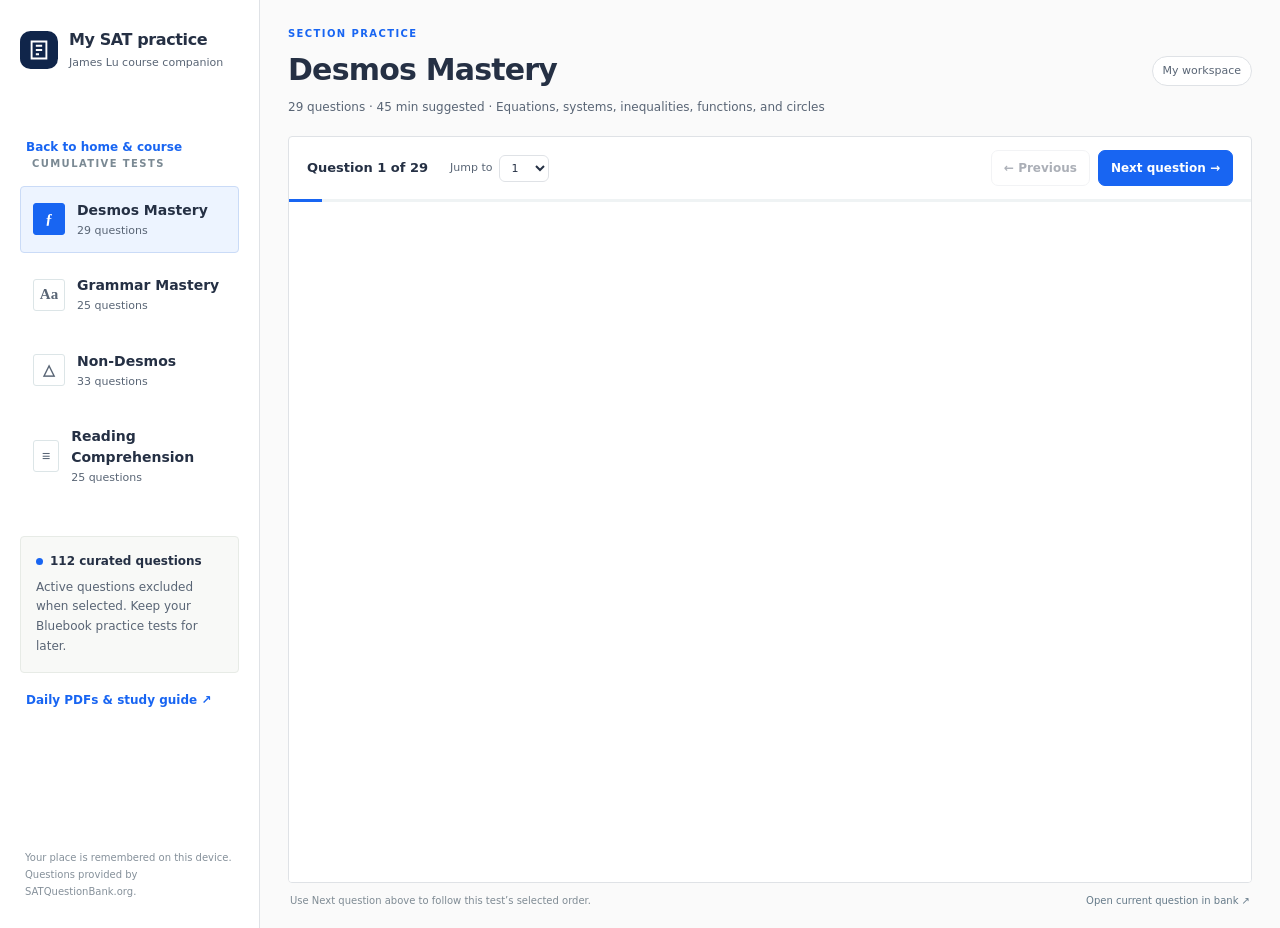
<file: sections.html>
<!doctype html>
<html lang="en"><head><meta charset="utf-8"><meta name="viewport" content="width=device-width,initial-scale=1"><meta name="description" content="Your private SAT practice workspace, organized around the James Lu course sections."><title>James Lu · My SAT Practice</title><link rel="icon" type="image/svg+xml" href="data:image/svg+xml,%3Csvg xmlns='http://www.w3.org/2000/svg' viewBox='0 0 32 32'%3E%3Crect width='32' height='32' rx='8' fill='%23193955'/%3E%3Cpath d='M8 8h16v16H8zM12 12h8M12 16h8M12 20h5' fill='none' stroke='%23fff' stroke-width='2'/%3E%3C/svg%3E"><link rel="stylesheet" href="styles.css"></head>
<body><aside class="sidebar"><div class="brand"><svg viewBox="0 0 36 36" aria-hidden="true"><rect width="36" height="36" rx="10" fill="#193955"/><path d="M11 10h14v16H11zM15 14h6M15 18h6M15 22h3" fill="none" stroke="white" stroke-width="1.8"/></svg><div><strong>My SAT practice</strong><span>James Lu course companion</span></div></div><div class="nav-label">CUMULATIVE TESTS</div><nav aria-label="Course sections" id="sections"></nav><div class="course-note"><span class="dot"></span><strong>112 curated questions</strong><p>Active questions excluded when selected. Keep your Bluebook practice tests for later.</p></div><div class="sidebar-bottom">Your place is remembered on this device.<br>Questions provided by SATQuestionBank.org.</div></aside><main><header class="test-header"><div><div class="eyebrow">SECTION PRACTICE</div><h1 id="section-title">Desmos Mastery</h1><p id="section-detail"></p></div><span class="private-pill">My workspace</span></header><section class="test-surface" aria-label="Practice test"><div class="question-toolbar"><div class="question-location"><strong id="position" aria-live="polite"></strong><label class="jump-label">Jump to <select id="jump" aria-label="Jump to question"></select></label></div><div class="navigation"><button id="previous" aria-label="Previous question">← Previous</button><button id="next" class="primary">Next question →</button></div></div><div class="progress-track" aria-hidden="true"><div id="progress"></div></div><iframe id="question" title="SAT bank practice question" referrerpolicy="no-referrer" allow="fullscreen"></iframe></section><footer class="test-footer"><span>Use Next question above to follow this test’s selected order.</span><a id="source" href="https://satquestionbank.org/dashboard" target="_blank" rel="noopener noreferrer">Open current question in bank ↗</a></footer><noscript>Enable JavaScript to work through your practice tests.</noscript></main><script src="tests.js"></script><script src="app.js?v=5"></script></body></html>
</file>
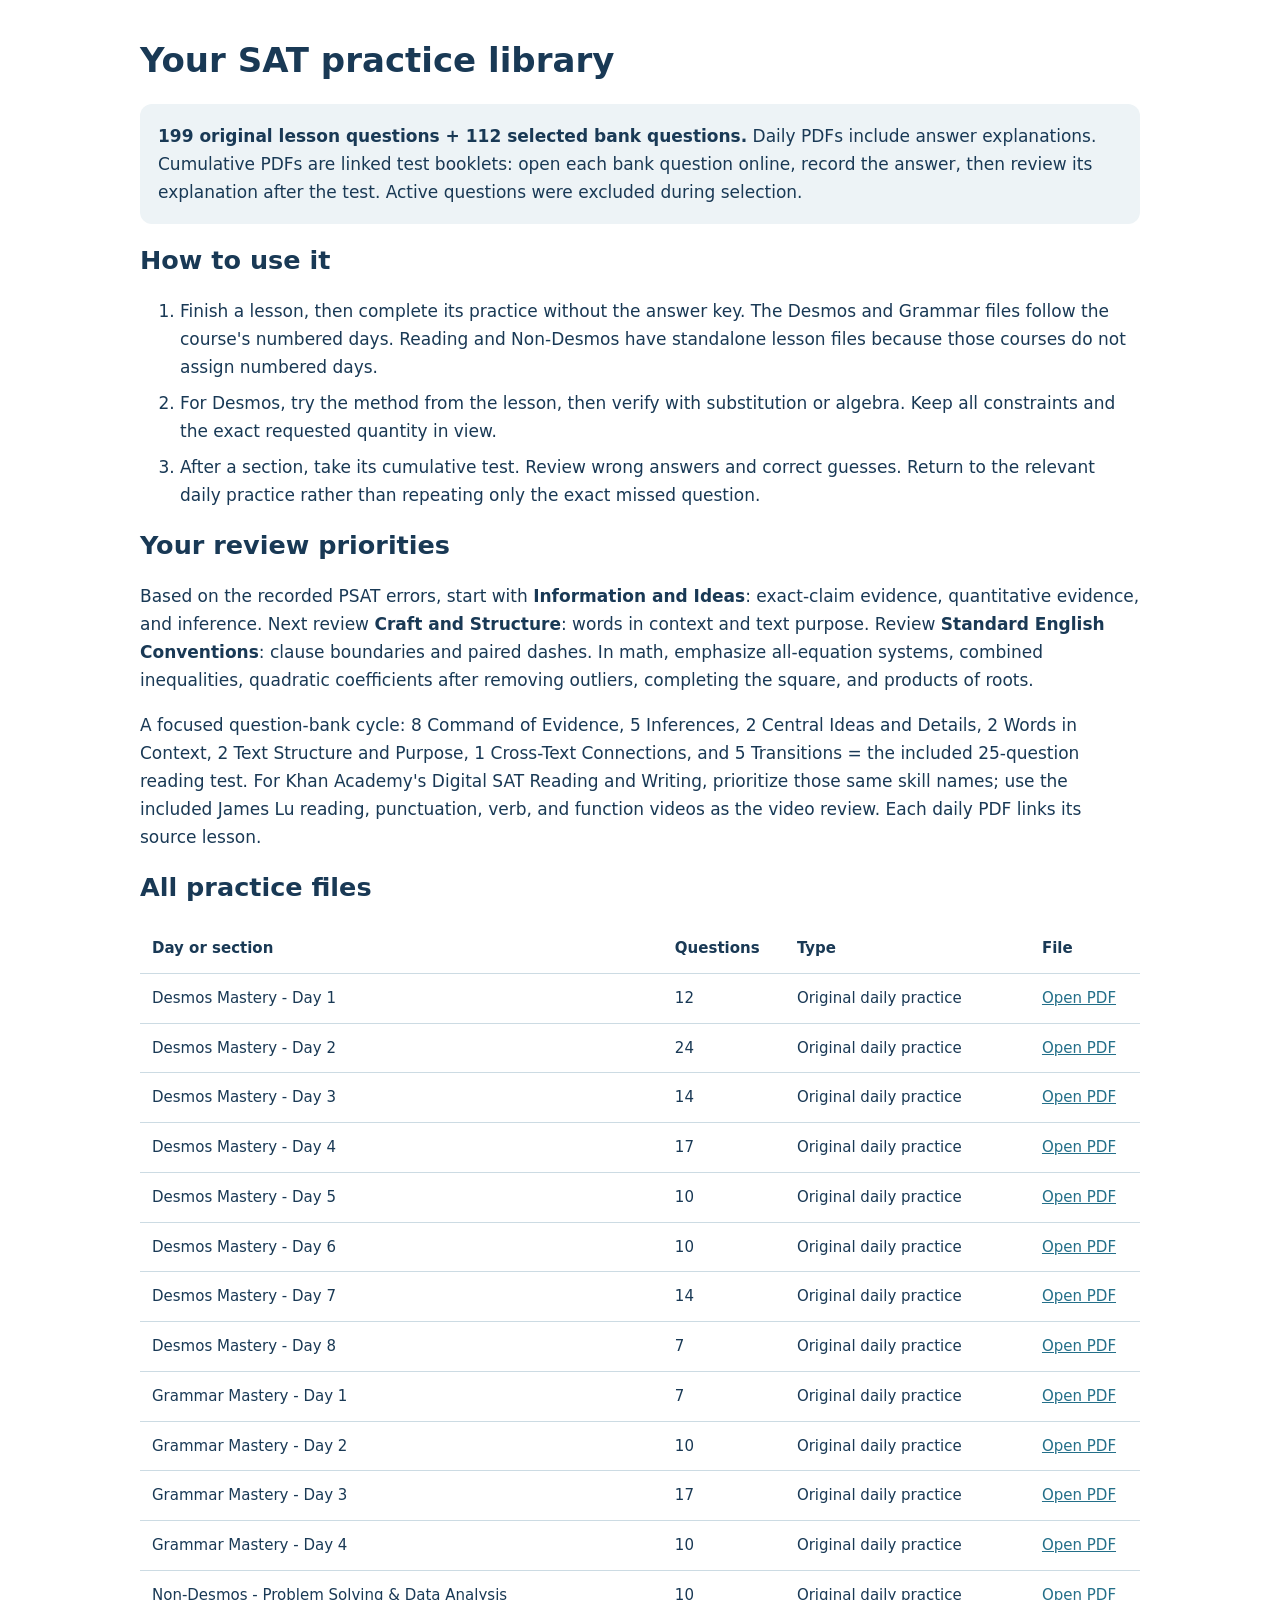
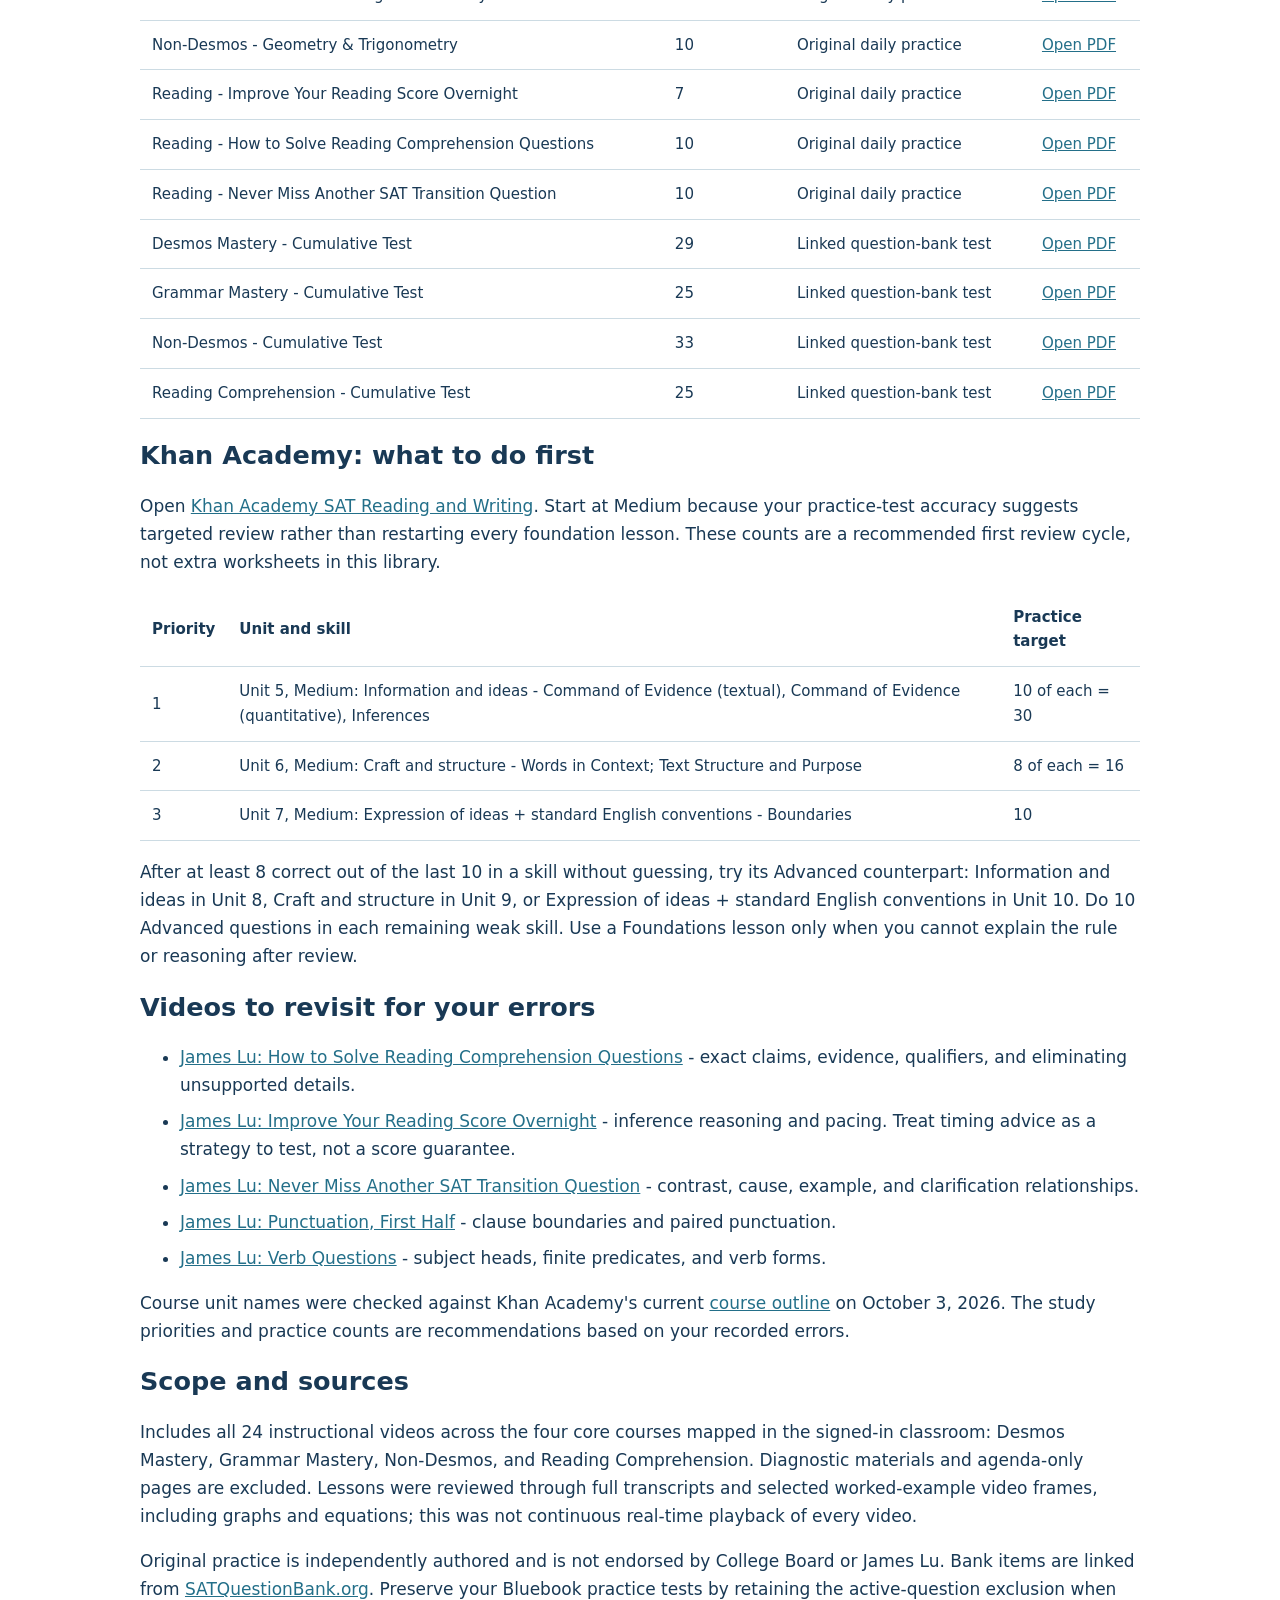
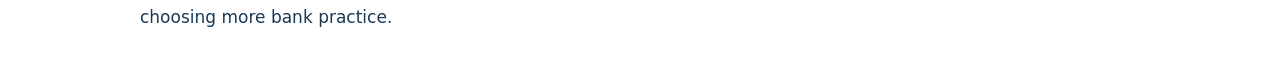
<file: Start_Here.html>
<!doctype html><html><head><meta charset="utf-8"><title>Your SAT practice library</title><style>body{font:17px/1.65 system-ui;margin:40px auto;max-width:1000px;padding:0 20px;color:#193955}h1,h2{line-height:1.2}table{border-collapse:collapse;width:100%;font-size:15px}td,th{padding:12px;border-bottom:1px solid #ccdbe3;text-align:left}a{color:#236f89}aside{background:#edf3f6;padding:18px;border-radius:12px}li{margin:8px 0}</style></head><body><h1>Your SAT practice library</h1><aside><b>199 original lesson questions + 112 selected bank questions.</b> Daily PDFs include answer explanations. Cumulative PDFs are linked test booklets: open each bank question online, record the answer, then review its explanation after the test. Active questions were excluded during selection.</aside><h2>How to use it</h2><ol><li>Finish a lesson, then complete its practice without the answer key. The Desmos and Grammar files follow the course's numbered days. Reading and Non-Desmos have standalone lesson files because those courses do not assign numbered days.</li><li>For Desmos, try the method from the lesson, then verify with substitution or algebra. Keep all constraints and the exact requested quantity in view.</li><li>After a section, take its cumulative test. Review wrong answers and correct guesses. Return to the relevant daily practice rather than repeating only the exact missed question.</li></ol><h2>Your review priorities</h2><p>Based on the recorded PSAT errors, start with <b>Information and Ideas</b>: exact-claim evidence, quantitative evidence, and inference. Next review <b>Craft and Structure</b>: words in context and text purpose. Review <b>Standard English Conventions</b>: clause boundaries and paired dashes. In math, emphasize all-equation systems, combined inequalities, quadratic coefficients after removing outliers, completing the square, and products of roots.</p><p>A focused question-bank cycle: 8 Command of Evidence, 5 Inferences, 2 Central Ideas and Details, 2 Words in Context, 2 Text Structure and Purpose, 1 Cross-Text Connections, and 5 Transitions = the included 25-question reading test. For Khan Academy's Digital SAT Reading and Writing, prioritize those same skill names; use the included James Lu reading, punctuation, verb, and function videos as the video review. Each daily PDF links its source lesson.</p><h2>All practice files</h2><table><tr><th>Day or section</th><th>Questions</th><th>Type</th><th>File</th></tr><tr><td>Desmos Mastery - Day 1</td><td>12</td><td>Original daily practice</td><td><a href="01_Desmos_Day_1.pdf">Open PDF</a></td></tr><tr><td>Desmos Mastery - Day 2</td><td>24</td><td>Original daily practice</td><td><a href="02_Desmos_Day_2.pdf">Open PDF</a></td></tr><tr><td>Desmos Mastery - Day 3</td><td>14</td><td>Original daily practice</td><td><a href="03_Desmos_Day_3.pdf">Open PDF</a></td></tr><tr><td>Desmos Mastery - Day 4</td><td>17</td><td>Original daily practice</td><td><a href="04_Desmos_Day_4.pdf">Open PDF</a></td></tr><tr><td>Desmos Mastery - Day 5</td><td>10</td><td>Original daily practice</td><td><a href="05_Desmos_Day_5.pdf">Open PDF</a></td></tr><tr><td>Desmos Mastery - Day 6</td><td>10</td><td>Original daily practice</td><td><a href="06_Desmos_Day_6.pdf">Open PDF</a></td></tr><tr><td>Desmos Mastery - Day 7</td><td>14</td><td>Original daily practice</td><td><a href="07_Desmos_Day_7.pdf">Open PDF</a></td></tr><tr><td>Desmos Mastery - Day 8</td><td>7</td><td>Original daily practice</td><td><a href="08_Desmos_Day_8.pdf">Open PDF</a></td></tr><tr><td>Grammar Mastery - Day 1</td><td>7</td><td>Original daily practice</td><td><a href="09_Grammar_Day_1.pdf">Open PDF</a></td></tr><tr><td>Grammar Mastery - Day 2</td><td>10</td><td>Original daily practice</td><td><a href="10_Grammar_Day_2.pdf">Open PDF</a></td></tr><tr><td>Grammar Mastery - Day 3</td><td>17</td><td>Original daily practice</td><td><a href="11_Grammar_Day_3.pdf">Open PDF</a></td></tr><tr><td>Grammar Mastery - Day 4</td><td>10</td><td>Original daily practice</td><td><a href="12_Grammar_Day_4.pdf">Open PDF</a></td></tr><tr><td>Non-Desmos - Problem Solving &amp; Data Analysis</td><td>10</td><td>Original daily practice</td><td><a href="13_Non_Desmos_Data_Analysis.pdf">Open PDF</a></td></tr><tr><td>Non-Desmos - Geometry &amp; Trigonometry</td><td>10</td><td>Original daily practice</td><td><a href="14_Non_Desmos_Geometry.pdf">Open PDF</a></td></tr><tr><td>Reading - Improve Your Reading Score Overnight</td><td>7</td><td>Original daily practice</td><td><a href="15_Reading_Overnight.pdf">Open PDF</a></td></tr><tr><td>Reading - How to Solve Reading Comprehension Questions</td><td>10</td><td>Original daily practice</td><td><a href="16_Reading_Comprehension.pdf">Open PDF</a></td></tr><tr><td>Reading - Never Miss Another SAT Transition Question</td><td>10</td><td>Original daily practice</td><td><a href="17_Reading_Transitions.pdf">Open PDF</a></td></tr><tr><td>Desmos Mastery - Cumulative Test</td><td>29</td><td>Linked question-bank test</td><td><a href="18_Desmos_Section_Test.pdf">Open PDF</a></td></tr><tr><td>Grammar Mastery - Cumulative Test</td><td>25</td><td>Linked question-bank test</td><td><a href="19_Grammar_Section_Test.pdf">Open PDF</a></td></tr><tr><td>Non-Desmos - Cumulative Test</td><td>33</td><td>Linked question-bank test</td><td><a href="20_Non_Desmos_Section_Test.pdf">Open PDF</a></td></tr><tr><td>Reading Comprehension - Cumulative Test</td><td>25</td><td>Linked question-bank test</td><td><a href="21_Reading_Section_Test.pdf">Open PDF</a></td></tr></table><h2>Khan Academy: what to do first</h2><p>Open <a href="https://www.khanacademy.org/sat-reading-and-writing">Khan Academy SAT Reading and Writing</a>. Start at Medium because your practice-test accuracy suggests targeted review rather than restarting every foundation lesson. These counts are a recommended first review cycle, not extra worksheets in this library.</p><table><tr><th>Priority</th><th>Unit and skill</th><th>Practice target</th></tr><tr><td>1</td><td>Unit 5, Medium: Information and ideas - Command of Evidence (textual), Command of Evidence (quantitative), Inferences</td><td>10 of each = 30</td></tr><tr><td>2</td><td>Unit 6, Medium: Craft and structure - Words in Context; Text Structure and Purpose</td><td>8 of each = 16</td></tr><tr><td>3</td><td>Unit 7, Medium: Expression of ideas + standard English conventions - Boundaries</td><td>10</td></tr></table><p>After at least 8 correct out of the last 10 in a skill without guessing, try its Advanced counterpart: Information and ideas in Unit 8, Craft and structure in Unit 9, or Expression of ideas + standard English conventions in Unit 10. Do 10 Advanced questions in each remaining weak skill. Use a Foundations lesson only when you cannot explain the rule or reasoning after review.</p><h2>Videos to revisit for your errors</h2><ul><li><a href="https://www.youtube.com/watch?v=dUl1Hmgx-NE">James Lu: How to Solve Reading Comprehension Questions</a> - exact claims, evidence, qualifiers, and eliminating unsupported details.</li><li><a href="https://www.youtube.com/watch?v=NBECQxDBQQs">James Lu: Improve Your Reading Score Overnight</a> - inference reasoning and pacing. Treat timing advice as a strategy to test, not a score guarantee.</li><li><a href="https://www.youtube.com/watch?v=BhDFdrPA368">James Lu: Never Miss Another SAT Transition Question</a> - contrast, cause, example, and clarification relationships.</li><li><a href="https://www.loom.com/share/b45fbd1a70df45aab5b68fa668bf2da0">James Lu: Punctuation, First Half</a> - clause boundaries and paired punctuation.</li><li><a href="https://www.youtube.com/watch?v=-qK1rXOFFVI">James Lu: Verb Questions</a> - subject heads, finite predicates, and verb forms.</li></ul><p>Course unit names were checked against Khan Academy's current <a href="https://www.khanacademy.org/sat-reading-and-writing">course outline</a> on October 3, 2026. The study priorities and practice counts are recommendations based on your recorded errors.</p><h2>Scope and sources</h2><p>Includes all 24 instructional videos across the four core courses mapped in the signed-in classroom: Desmos Mastery, Grammar Mastery, Non-Desmos, and Reading Comprehension. Diagnostic materials and agenda-only pages are excluded. Lessons were reviewed through full transcripts and selected worked-example video frames, including graphs and equations; this was not continuous real-time playback of every video.</p><p>Original practice is independently authored and is not endorsed by College Board or James Lu. Bank items are linked from <a href="https://satquestionbank.org/dashboard">SATQuestionBank.org</a>. Preserve your Bluebook practice tests by retaining the active-question exclusion when choosing more bank practice.</p></body></html>
</file>
<file: course.css>
:root{--ink:#193c39;--muted:#64736d;--green:#216751;--paper:#f8f8f2;--line:#dce3d8}*{box-sizing:border-box}body{margin:0;background:var(--paper);color:var(--ink);font:16px/1.6 Arial,sans-serif}a{color:inherit}button,input,select{font:inherit}button,a.action{cursor:pointer;border:1px solid var(--line);border-radius:8px;padding:11px 17px;background:white;color:var(--ink);text-decoration:none}button:hover,a.action:hover{border-color:var(--green);background:#eef4eb}button:disabled{opacity:.5;cursor:default}.primary{background:var(--green)!important;color:white!important;border-color:var(--green)!important}header{padding:20px 5%;display:flex;gap:24px;align-items:center;border-bottom:1px solid var(--line);background:white}header>a{font-weight:700;text-decoration:none;font-size:20px}header nav{display:flex;gap:18px;flex:1}header nav a{text-decoration:none;font-size:14px}main{max-width:1160px;margin:auto;padding:42px 24px}h1,h2,h3{line-height:1.2;letter-spacing:-.03em}h1{font-size:clamp(32px,5vw,56px);margin:12px 0 24px}h2{font-size:28px}h3{font-size:21px}.eyebrow{font-size:12px;font-weight:700;letter-spacing:.15em;text-transform:uppercase;color:var(--green)}.muted{color:var(--muted)}.hero{display:grid;grid-template-columns:1.7fr 1fr;gap:50px;padding:20px 0 45px}.hero p{max-width:600px;font-size:18px}.stats{border-left:1px solid var(--line);padding-left:35px;align-self:center}.stats strong{font-size:38px;display:block}.stats p{font-size:14px;margin:0 0 20px}.grid{display:grid;grid-template-columns:repeat(3,1fr);gap:20px}.card{background:white;border:1px solid var(--line);border-radius:12px;padding:26px}.card p{color:var(--muted)}.card a{display:inline-block;margin-top:12px;font-weight:700}.course-list{display:grid;gap:18px;margin-top:26px}.lesson-row{display:flex;align-items:center;justify-content:space-between;gap:16px;padding:15px 0;border-top:1px solid var(--line)}.lesson-row a{text-decoration:none;font-weight:600}.tag{font-size:12px;background:#edf2e7;padding:4px 9px;border-radius:20px}.workspace{display:grid;grid-template-columns:240px 1fr;gap:30px}.outline{align-self:start;position:sticky;top:20px;font-size:14px}.outline a{display:block;text-decoration:none;padding:8px 12px;border-radius:7px}.outline a.active{background:#e6eee0;font-weight:700}.outline h3{font-size:16px}.video{aspect-ratio:16/9;width:100%;border:0;border-radius:10px;background:#e7ede4}.question{margin:25px 0;padding:28px;background:white;border:1px solid var(--line);border-radius:12px}.stem{font-size:18px;white-space:pre-line}.equation{display:block;margin:22px auto;max-width:100%;max-height:120px;width:auto}.figure{display:block;max-width:100%;max-height:320px;margin:20px auto}.choice{display:flex;gap:12px;padding:12px;border:1px solid var(--line);border-radius:8px;margin:9px 0;cursor:pointer}.choice:has(input:checked){border-color:var(--green);background:#eef4eb}.numeric{width:100%;max-width:300px;padding:12px;border:1px solid #93a59a;border-radius:7px}.feedback{padding:18px;margin-top:18px;background:#eef4eb;border-left:4px solid var(--green)}.feedback.wrong{background:#fff2df;border-color:#ad681d}.feedback p{margin:8px 0 0}.controls{display:flex;flex-wrap:wrap;gap:12px;align-items:center}.progress{height:7px;background:#dde6d9;border-radius:20px;overflow:hidden}.progress>div{background:var(--green);height:100%}table{border-collapse:collapse;margin:20px auto;max-width:100%}td,th{border:1px solid var(--line);padding:10px 16px}footer{max-width:1160px;margin:30px auto;padding:24px;color:var(--muted);font-size:13px;border-top:1px solid var(--line)}dialog{border:1px solid var(--line);border-radius:14px;padding:28px;max-width:500px;width:90%}dialog::backdrop{background:#193c3966}dialog input,dialog select{padding:10px;max-width:100%;margin:8px 0}label{display:block}.profile-note{font-size:13px;color:var(--muted)}.banner{padding:20px;border:1px solid var(--line);background:#edf2e7;border-radius:10px;margin:24px 0}@media(max-width:760px){header{flex-wrap:wrap;gap:12px}header nav{order:3;flex-basis:100%}.hero,.grid,.workspace{grid-template-columns:1fr}.stats{display:flex;gap:30px;border-left:0;padding-left:0}.outline{position:static;max-height:210px;overflow:auto}.question{padding:20px}main{padding:28px 18px}.lesson-row{align-items:flex-start}.hero{gap:15px}}

/* A reading-led course system: cream paper, ink green, restrained rules. */
body{font-family:system-ui,-apple-system,"Segoe UI",sans-serif}button,a.action,.card,.question,.video,.banner,dialog{border-radius:6px}a:focus-visible,button:focus-visible,input:focus-visible,select:focus-visible{outline:3px solid #ac6b25;outline-offset:4px}button,a.action{transition:background-color .15s,border-color .15s}header>a{letter-spacing:-.04em}.home-title{font-family:Georgia,"Times New Roman",serif;font-weight:400;letter-spacing:-.055em;font-size:clamp(46px,6vw,76px);line-height:1.04}.hero{grid-template-columns:1.2fr 1fr;gap:72px;padding:18px 0 56px}.hero p{max-width:47ch}.hero-caption{font-size:13px!important;color:var(--muted);margin-top:20px}.course-map{padding-top:18px}.map-row{display:grid;grid-template-columns:34px 1fr 18px;gap:12px;align-items:center;text-decoration:none;border-bottom:1px solid var(--line);padding:20px 0}.map-number{font-family:Georgia,serif;font-size:23px;color:var(--muted)}.map-row strong{font-size:17px}.map-row .muted{font-size:12px;margin:5px 0 9px}.map-row .progress{height:3px}.map-row:hover strong,.path-row:hover strong{color:var(--green);text-decoration:underline}.practice-paths{border-top:1px solid var(--line);display:grid;grid-template-columns:1fr 1.25fr;gap:72px;padding:38px 0}.practice-paths h2{font-size:30px;max-width:18ch;font-weight:500}.practice-paths p{max-width:42ch}.path-row{display:flex;justify-content:space-between;align-items:center;gap:22px;text-decoration:none;padding:18px 0;border-bottom:1px solid var(--line)}.path-row:first-child{padding-top:0}.path-row strong{font-size:18px}.path-row p{margin:5px 0 0;color:var(--muted);font-size:14px}.workspace-note{border-top:1px solid var(--line);padding-top:24px;font-size:14px}.workspace-note p{color:var(--muted);margin:6px 0}.course-list>.card{border:0;border-top:1px solid var(--line);background:transparent;border-radius:0;padding:26px 0}.tag{border-radius:4px}.stem{max-width:65ch}.choice{border-radius:5px}.question{margin-top:26px}.map-row,.path-row{min-height:54px}@media(min-width:761px) and (max-width:1000px){.hero,.practice-paths{gap:36px}.grid{grid-template-columns:repeat(2,1fr)}}@media(max-width:760px){.hero,.practice-paths{grid-template-columns:1fr;gap:26px}.hero{padding-bottom:32px}.home-title br{display:none}.home-title{max-width:10ch}.course-map{padding-top:0}.practice-paths{padding:28px 0}.practice-paths h2{max-width:none}.hero .action{display:inline-block;max-width:100%}.map-row{padding:16px 0}header>a{font-size:18px}header{padding:16px 18px}.grid{gap:14px}.stats{flex-wrap:wrap}.controls{align-items:stretch}.outline{border-bottom:1px solid var(--line);padding-bottom:15px}}@media(prefers-reduced-motion:reduce){*,*::before,*::after{scroll-behavior:auto!important;transition:none!important}}

.course-layout{display:grid;grid-template-columns:230px minmax(0,1fr);gap:48px}.unit-nav{position:sticky;top:20px;align-self:start;font-size:14px}.unit-nav a{display:block;text-decoration:none;padding:16px 12px;border-bottom:1px solid var(--line)}.unit-nav strong,.unit-nav small{display:block}.unit-nav .eyebrow{display:block;margin-bottom:6px;font-size:11px}.unit-nav .course-name{font-size:18px;font-weight:700;padding-top:0}.unit-nav small{font-size:12px;font-weight:400;color:var(--muted);margin-top:6px}.unit-nav a[aria-current]{background:#edf2e7;border-left:3px solid var(--green)}.breadcrumbs{font-size:13px;color:var(--muted);margin-bottom:24px}.course-layout h1{font-size:40px;margin-bottom:16px}.unit-summary{padding:28px 0;border-top:1px solid var(--line)}.unit-summary h2 a{text-decoration:none}.unit-summary h2 a:hover{text-decoration:underline}.unit-summary p{max-width:65ch;color:var(--muted)}.unit-overview{margin-top:32px}.skill-strip{display:flex;gap:6px;flex-wrap:wrap;margin:25px 0 12px}.skill-mark{width:30px;height:30px;border:1px solid #97a59c;text-decoration:none;display:grid;place-items:center;border-radius:4px;font-size:12px;background:white}.skill-mark.started{border-bottom:5px solid #ad681d}.skill-mark.finished{background:var(--green);color:white;border-color:var(--green)}.test-mark{background:#edf2e7;font-weight:700}.progress-key{display:flex;flex-wrap:wrap;gap:16px;color:var(--muted);font-size:12px;margin-bottom:30px}.about-unit{padding:24px 0;border-top:1px solid var(--line);border-bottom:1px solid var(--line)}.about-unit h2{font-size:23px}.about-unit p{max-width:65ch}.day-heading{font-size:12px;text-transform:uppercase;letter-spacing:.08em;color:var(--muted);margin:32px 0 12px}.lesson-block{padding:25px;background:white;border:1px solid var(--line);border-radius:6px;margin-bottom:14px}.lesson-block-title{display:flex;justify-content:space-between;align-items:center;gap:16px}.lesson-block h2{font-size:22px;margin:0}.learn-practice{display:grid;grid-template-columns:1.3fr 1fr;gap:30px;margin-top:22px}.learn-practice h3{font-size:13px;color:var(--muted);font-weight:500;letter-spacing:0;margin:0 0 14px}.resource-link{display:flex;gap:12px;text-decoration:none;padding:12px 0;align-items:flex-start}.resource-link>span:first-child{font-size:24px;line-height:1}.resource-link small{display:block;color:var(--muted);font-size:12px;margin-top:7px}.resource-link:hover{text-decoration:underline}.practice-panel{border-left:3px solid var(--green);padding:0 0 0 20px}.practice-panel p{margin:7px 0;font-size:14px}.practice-panel a{display:inline-block;margin-top:12px}.unit-test{border-top:1px solid var(--line);margin-top:32px;padding:30px 0;display:flex;align-items:center;gap:25px}.unit-test>div{flex:1}.unit-test h2{font-size:25px}.unit-test p{max-width:55ch;font-size:14px;color:var(--muted)}.unit-test>a{white-space:nowrap}@media(max-width:1000px){.course-layout{gap:28px;grid-template-columns:190px minmax(0,1fr)}.learn-practice{gap:18px}.lesson-block{padding:20px}.unit-test{display:block}.unit-test>a{display:inline-block}}@media(max-width:760px){.course-layout{grid-template-columns:1fr;gap:24px}.unit-nav{position:static}.unit-nav nav{display:grid;grid-template-columns:1fr 1fr}.unit-nav nav a{padding:12px}.unit-nav .course-name{padding-bottom:12px}.course-layout h1{font-size:32px}.learn-practice{grid-template-columns:1fr;gap:22px}.practice-panel{padding-left:15px}.lesson-block-title{align-items:flex-start}.lesson-block h2{font-size:21px}.about-unit{padding:16px 0}.unit-test{padding:22px 0}}
.hard-banner{display:flex;gap:12px;align-items:baseline;padding:14px 16px;margin:18px 0 24px;background:#f3f0e8;border-left:3px solid #a36b2c;color:#41372d;font-size:13px}.hard-banner strong{font-size:12px;text-transform:uppercase;letter-spacing:.08em;white-space:nowrap}.hard-banner span{color:#6d6257}.question-meta{display:flex;align-items:center;justify-content:space-between;gap:16px}.difficulty-badge{font-size:11px;text-transform:uppercase;letter-spacing:.08em;color:#8a5c26;border:1px solid #d3b58a;padding:4px 8px;border-radius:999px;background:#fbf8f1}
</file>
<file: learning-theme.css>
/* Learning workspace theme. Original content and identity, familiar course layout. */
:root{--ink:#253044;--muted:#596575;--green:#1865f2;--paper:#fafafa;--line:#dfe2e6;--navy:#10254a;--progress:#7354a2}
body{font-family:system-ui,-apple-system,"Segoe UI",sans-serif;background:var(--paper);color:var(--ink)}
header{min-height:64px;padding:12px 4%;background:var(--navy);color:white;border:0;gap:36px;position:relative}
header>a{font-size:20px;letter-spacing:-.025em;white-space:nowrap}header nav{gap:26px}header nav a{font-size:15px;font-weight:600;padding:8px 0;color:#fff}header nav a:hover{text-decoration:underline;text-underline-offset:5px}
header button{background:transparent;color:#fff;border-color:#657493;font-size:14px;padding:8px 14px}header button:hover{color:white;background:#243a60;border-color:#a8b8d4}
main{max-width:1440px;padding:36px 36px;margin:auto}h1{font-weight:650;letter-spacing:-.03em}h2,h3{letter-spacing:-.025em}.eyebrow{color:var(--muted);letter-spacing:.08em;font-size:11px}.muted{color:var(--muted)}
button,a.action{border-radius:4px;font-weight:600;min-height:44px}.primary{background:#1865f2!important;border-color:#1865f2!important;color:#fff!important}.primary:hover{background:#124dc0!important;border-color:#124dc0!important}
a:focus-visible,button:focus-visible,input:focus-visible,select:focus-visible{outline:3px solid #79a7ff;outline-offset:3px}button:hover,a.action:hover{background:#f0f5ff;border-color:#9cb8e6}
.home-title{font-family:inherit;font-size:clamp(38px,4.5vw,58px);font-weight:700;line-height:1.12;letter-spacing:-.04em}.hero{grid-template-columns:1.1fr 1fr;gap:70px;padding:18px 0 44px}.hero p{font-size:17px}.hero-caption{font-size:13px!important}.course-map{padding-top:6px}.map-number{font-family:inherit;font-size:15px;font-weight:700}.map-row{padding:18px 0}.map-row .progress>div,.progress>div{background:var(--progress)}.map-row:hover strong,.path-row:hover strong{color:#1865f2}.map-row .progress{height:5px}.practice-paths h2{font-size:27px;font-weight:650}
.course-layout{grid-template-columns:260px minmax(0,1fr);gap:42px}.unit-nav{top:20px;background:white;border:1px solid var(--line);border-radius:4px;padding:4px 0}.unit-nav .course-name{padding:20px;font-size:18px;line-height:1.4}.unit-nav>a:last-child{border-bottom:0;font-size:13px}.unit-nav nav a{padding:18px 20px}.unit-nav a[aria-current]{background:#edf4ff;border-left:4px solid #1865f2;padding-left:16px}.unit-nav .eyebrow{font-size:10px;margin-bottom:6px}.unit-nav strong{font-size:14px;font-weight:600}.unit-nav small{font-size:12px}.course-layout h1{font-size:36px}.breadcrumbs{font-size:12px;margin-bottom:20px}.breadcrumbs a{color:#1865f2;text-decoration:none}.breadcrumbs a:hover{text-decoration:underline}
.unit-overview{display:grid;gap:16px}.unit-summary{background:white;border:1px solid var(--line);border-radius:4px;padding:25px 30px}.unit-summary h2{font-size:26px;margin:12px 0}.unit-summary p{font-size:15px;line-height:1.65}.unit-summary .progress{height:5px}
.skill-strip{gap:6px;margin-top:22px}.skill-mark{width:28px;height:28px;font-size:11px;border-color:#9ba2aa;border-radius:4px}.skill-mark.finished{background:var(--progress);border-color:var(--progress)}.skill-mark.started{border-bottom-color:#c67a16}.test-mark{background:#eef0f3;color:#495465}.progress-key{font-size:11px;gap:16px;margin-bottom:26px}
.about-unit{padding:24px 30px;background:white;border:1px solid var(--line);border-radius:4px}.about-unit h2{font-size:23px;margin:0 0 16px}.about-unit p{font-size:15px;line-height:1.7}.about-unit p:last-child{margin-bottom:0}.day-heading{font-size:11px;font-weight:600;margin:26px 0 12px}.lesson-block{padding:26px 30px;border-radius:4px;box-shadow:none}.lesson-block h2{font-size:23px;font-weight:650}.learn-practice{grid-template-columns:1.25fr 1fr;gap:35px;margin-top:25px}.learn-practice h3{font-size:14px;color:#596575}.resource-link{font-size:15px;line-height:1.55}.resource-link>span:first-child{color:#596575;font-size:22px;border:1px solid #9ba2aa;border-radius:2px;width:24px;flex-shrink:0;text-align:center}.resource-link:hover{color:#1865f2}.practice-panel{background:#f5f7fa;border-left:0;border-top:4px solid #1865f2;padding:16px 18px}.practice-panel h3{margin-bottom:10px}.practice-panel p{font-size:13px}.practice-panel .action{font-size:14px;padding:8px 16px}.tag{background:#f0edf6;color:#5a4182;border-radius:3px;font-size:11px;white-space:nowrap}.unit-test{background:#fff;border:1px solid var(--line);border-radius:4px;margin-top:26px;padding:26px 30px}
.workspace{grid-template-columns:260px minmax(0,1fr);gap:42px}.outline{background:white;border:1px solid var(--line);border-radius:4px;padding:12px}.outline a{padding:11px 12px;border-radius:3px}.outline a.active{background:#edf4ff;border-left:3px solid #1865f2}.video{border-radius:4px;background:#edf0f4}.question{border-radius:4px;padding:28px 32px;border-color:var(--line)}.stem{font-size:18px;line-height:1.7}.choice{border-radius:4px;padding:13px 16px;background:white}.choice:has(input:checked){background:#edf4ff;border-color:#1865f2}.numeric{border-radius:4px}.feedback{background:#edf7ee;border-color:#27843e}.feedback.wrong{background:#fff5e7;border-color:#bc7518}.banner{background:#f0f4fa;border-radius:4px;border-color:#d8e1ee}.card{border-radius:4px}.card h3{font-size:22px}.card a{color:#1865f2}.workspace-note{font-size:13px}.progress{height:5px;background:#e3e6eb}footer{max-width:1440px;padding:24px 36px;font-size:12px}
@media(min-width:1700px){main{max-width:1600px}.course-layout,.workspace{grid-template-columns:285px minmax(0,1fr);gap:48px}}
@media(min-width:761px) and (max-width:1100px){main{padding:30px 24px}.course-layout,.workspace{grid-template-columns:220px minmax(0,1fr);gap:26px}.lesson-block,.about-unit,.unit-summary,.unit-test{padding:22px}.learn-practice{gap:20px;grid-template-columns:1fr 1fr}.hero{gap:36px}.unit-nav nav a{padding:16px}.unit-nav a[aria-current]{padding-left:12px}}
@media(max-width:760px){header{padding:12px 18px;gap:12px;justify-content:space-between}header>a{font-size:18px}header nav{gap:20px;order:3;flex-basis:100%}header nav a{font-size:13px;padding:3px 0}header button{font-size:12px;padding:7px 10px}main{padding:24px 18px}.hero,.practice-paths,.course-layout,.workspace{grid-template-columns:1fr;gap:24px}.home-title{font-size:40px;max-width:13ch}.hero p{font-size:16px}.hero{padding:8px 0 30px}.course-map{padding:0}.unit-nav{position:static}.unit-nav nav{grid-template-columns:1fr 1fr}.unit-nav nav a{padding:14px}.unit-nav a[aria-current]{padding-left:10px}.unit-nav .course-name{padding:14px 16px;font-size:16px}.course-layout h1{font-size:30px}.lesson-block,.about-unit,.unit-summary,.unit-test{padding:20px}.lesson-block h2{font-size:21px}.learn-practice{grid-template-columns:1fr;gap:18px}.practice-panel{padding:14px 16px}.outline{max-height:180px;padding:8px}.question{padding:22px 20px}.stem{font-size:17px}.skill-strip{gap:5px}.skill-mark{width:27px;height:27px}.progress-key{gap:12px}.unit-test>a{display:inline-block}.controls{gap:10px}footer{padding:20px 18px}.practice-paths h2{font-size:26px}}
@media(prefers-reduced-motion:reduce){*,*::before,*::after{transition:none!important;scroll-behavior:auto!important}}

/* Regression skill coverage, using the established course type and colors. */
.coverage{margin:24px 0;padding:18px 22px;background:#fff;border:1px solid var(--line);border-radius:4px}.coverage summary{font-weight:650;cursor:pointer;color:#183957}.coverage>p{font-size:14px;line-height:1.6;color:#596575;max-width:75ch}.coverage ol{list-style:none;padding:0;display:grid;grid-template-columns:1fr 1fr;gap:0 24px}.coverage li{border-bottom:1px solid var(--line)}.coverage button{display:flex;align-items:baseline;gap:8px;width:100%;padding:12px 0;text-align:left;background:none;border:none;border-radius:0;color:#183957;font-size:13px;line-height:1.5}.coverage button:hover{color:#1865f2;background:#f5f7fa}.coverage-number{color:#657084;font-variant-numeric:tabular-nums;min-width:22px}.coverage-state{margin-left:auto;color:#657084;white-space:nowrap;font-size:11px}.question-topic{font-size:13px;color:#596575;margin:12px 0 0}.desmos-method{padding-top:12px;border-top:1px solid #ccd8d0;overflow-wrap:anywhere}.question{scroll-margin-top:100px}.coverage button:focus-visible{outline:2px solid #1865f2;outline-offset:3px}@media(max-width:1000px){.coverage ol{grid-template-columns:1fr}}@media(max-width:760px){.coverage{padding:16px}.coverage button{font-size:12px}.coverage-state{font-size:10px}}

.regression-guide{margin:16px 0 24px;padding:16px 22px;border:1px solid var(--line);border-radius:4px;background:#fff}.regression-guide summary{font-size:14px;font-weight:650;cursor:pointer;color:#183957}.regression-guide p{font-size:14px;line-height:1.7;max-width:75ch}.desmos-method h3{font-size:18px;margin:8px 0 16px}.regression-entries{background:#fff;border:1px solid #d7e0d9;border-radius:4px;margin:16px 0}.regression-entries>div{display:grid;grid-template-columns:55px minmax(0,1fr);gap:10px;padding:12px 14px;align-items:baseline}.regression-entries>div+div{border-top:1px solid #e4e9e5}.regression-entries span{font-size:11px;color:#596575}.regression-entries code{white-space:pre-wrap;overflow-wrap:anywhere;font-family:Consolas,monospace;font-size:14px;color:#183957}.desmos-method p{line-height:1.7}@media(max-width:760px){.regression-guide{padding:14px 16px}.regression-entries>div{grid-template-columns:42px minmax(0,1fr);padding:10px;gap:6px}.regression-entries code{font-size:12px}}

.focused-review{display:flex;justify-content:space-between;gap:30px;align-items:center;border-top:1px solid var(--line);padding:30px 0;margin:30px 0}.focused-review h2{font-size:26px;margin:8px 0}.focused-review p{font-size:15px;line-height:1.7;max-width:70ch}.focused-review .action{white-space:nowrap}.review-link{border-top:1px solid #ccd8d0;padding-top:14px;font-size:14px}.about-unit details{margin-top:18px}.about-unit summary{cursor:pointer;font-weight:600}@media(max-width:760px){.focused-review{display:block}.focused-review .action{display:inline-block;margin-top:14px}}
.regression-gallery{margin:16px 0 24px;padding:18px 22px;border:1px solid var(--line);border-radius:4px;background:#fff}.regression-gallery>summary{font-size:14px;font-weight:650;cursor:pointer;color:var(--ink)}.regression-gallery>p{font-size:13px}.visual-example{margin:16px 0;padding:14px 0;border-top:1px solid var(--line)}.visual-example>summary{font-size:14px;font-weight:600;cursor:pointer;color:var(--ink)}.regression-visual{margin:16px 0 8px}.regression-visual img{display:block;width:100%;height:auto;border:1px solid var(--line);border-radius:4px;background:white}.regression-visual figcaption{margin-top:10px;font-size:13px;line-height:1.65;color:#596575}.regression-visual figcaption a{white-space:nowrap}.regression-entries>div{grid-template-columns:48px minmax(0,1fr) auto;align-items:center}.regression-entries button{padding:5px 9px;font-size:12px;border-color:#cad4df;background:#f5f7fa}.copy-status{font-size:12px;min-height:1.6em}.visual-example button{font-size:13px;margin-top:8px}@media(max-width:760px){.regression-gallery{padding:14px 16px}.regression-entries>div{grid-template-columns:38px minmax(0,1fr);align-items:baseline}.regression-entries button{grid-column:2;justify-self:start}.regression-visual figcaption{font-size:12px}}

/* A reset is immediately reversible and never erases watched-video progress. */
.question-reset{margin-top:16px;padding-top:12px;border-top:1px solid var(--line)}
.reset-control{background:transparent;color:var(--muted);border-color:#cbd2db;font-size:12px;font-weight:500;padding:8px 12px}
.reset-control:disabled{opacity:.55;cursor:default}.reset-control:disabled:hover{background:transparent;border-color:#cbd2db}
.reset-toast{position:fixed;z-index:30;left:50%;bottom:24px;transform:translateX(-50%);display:flex;align-items:center;gap:24px;max-width:min(720px,calc(100vw - 36px));width:max-content;padding:16px 20px;background:var(--navy);color:#fff;border:1px solid #607393;border-radius:4px;box-shadow:0 4px 18px #10254a25;font-size:14px;line-height:1.5}
.reset-toast button{flex-shrink:0;background:#fff;color:var(--navy);border-color:#fff;font-size:13px;padding:8px 14px;white-space:nowrap}.reset-toast button:hover{background:#edf4ff;color:var(--navy)}
@media(max-width:760px){.reset-toast{bottom:12px;gap:14px;padding:14px 16px;font-size:12px}.reset-toast button{font-size:12px;padding:7px 10px}.question-reset .reset-control{width:100%;text-align:left}}
</file>
<file: styles.css>
:root{color-scheme:light;--ink:#193955;--muted:#63717f;--line:#dce4e7;--teal:#297a79}*{box-sizing:border-box}body{margin:0;background:#f4f6f5;color:var(--ink);font:14px/1.5 system-ui,-apple-system,BlinkMacSystemFont,"Segoe UI",sans-serif;display:grid;grid-template-columns:260px minmax(0,1fr);min-height:100dvh}button,select{font:inherit}button{cursor:pointer}button:focus-visible,select:focus-visible,a:focus-visible{outline:3px solid #69b8bc;outline-offset:3px}.sidebar{border-right:1px solid var(--line);background:#fff;padding:28px 20px;display:flex;flex-direction:column;min-height:100dvh}.brand{display:flex;gap:11px;align-items:center;margin-bottom:48px}.brand svg{width:38px;height:38px;flex-shrink:0}.brand strong{font-size:16px;letter-spacing:-.4px}.brand span{display:block;font-size:11px;color:var(--muted);margin-top:3px}.nav-label,.eyebrow{font-size:10px;font-weight:700;letter-spacing:1.4px;color:#7a8993}.nav-label{margin:0 12px 15px}nav{display:flex;flex-direction:column;gap:8px}.section-button{display:flex;text-align:left;align-items:center;gap:12px;width:100%;border:1px solid transparent;border-radius:11px;background:transparent;padding:13px 12px;color:var(--ink)}.section-button:hover{background:#f4f7f7}.section-button[aria-pressed=true]{background:#eaf3f2;border-color:#d4e6e3}.section-icon{display:grid;place-items:center;width:32px;height:32px;border:1px solid #dce5e7;border-radius:8px;color:#6a7d8b;background:#fff;font:600 15px Georgia,serif}.section-button[aria-pressed=true] .section-icon{background:var(--teal);color:white;border-color:var(--teal)}.section-name{font-weight:650;display:block}.section-count{font-size:11px;color:var(--muted);display:block;margin-top:2px}.course-note{margin-top:35px;background:#f8f9f7;border:1px solid #e7ebe6;border-radius:10px;padding:15px;font-size:12px}.course-note strong{font-size:12px}.course-note p{margin:8px 0 0;color:var(--muted);line-height:1.65}.dot{display:inline-block;width:7px;height:7px;background:var(--teal);border-radius:50%;margin-right:7px}.sidebar-bottom{margin-top:auto;padding:34px 5px 0;font-size:10px;line-height:1.7;color:#85909a}main{min-width:0;padding:26px 28px 10px}.test-header{display:flex;justify-content:space-between;align-items:center;margin-bottom:20px}.eyebrow{color:var(--teal);margin-bottom:6px}h1{font-size:25px;letter-spacing:-.8px;margin:0;font-weight:680}.test-header p{margin:6px 0 0;color:var(--muted);font-size:12px}.private-pill{font-size:11px;border:1px solid var(--line);background:#fff;border-radius:20px;padding:6px 10px;color:var(--muted)}.test-surface{border:1px solid var(--line);background:white;border-radius:13px;overflow:hidden;box-shadow:0 3px 12px #19395505}.question-toolbar{padding:13px 18px;display:flex;align-items:center;justify-content:space-between;gap:12px}.question-location{display:flex;gap:22px;align-items:center}.question-location strong{font-size:13px}.jump-label{display:flex;align-items:center;gap:7px;font-size:11px;color:var(--muted)}select{padding:5px 7px;border:1px solid var(--line);border-radius:6px;background:white;color:var(--ink)}.navigation{display:flex;gap:8px}.navigation button{border:1px solid var(--line);background:white;color:var(--ink);border-radius:7px;padding:8px 12px;font-size:12px;font-weight:600}.navigation .primary{background:var(--ink);color:white;border-color:var(--ink)}button:disabled{opacity:.38;cursor:default}.progress-track{height:3px;background:#eff3f4}#progress{height:3px;background:var(--teal);transition:width .2s}iframe{display:block;border:0;width:100%;height:calc(100dvh - 220px);min-height:520px;background:white}.test-footer{display:flex;justify-content:space-between;gap:15px;padding:10px 2px;color:#7f8b94;font-size:10px}.test-footer a{color:#657a89;text-decoration:none}.test-footer a:hover{text-decoration:underline}@media(min-width:1600px){main{padding-left:40px;padding-right:40px}}@media(max-width:1000px){body{grid-template-columns:215px minmax(0,1fr)}.sidebar{padding:24px 14px}.brand{gap:8px}.brand strong{font-size:14px}.brand span{font-size:10px}main{padding:22px 18px 10px}.question-location{gap:12px}.jump-label{font-size:0}.jump-label select{font-size:11px}.navigation button{padding:8px 9px}}@media(max-width:700px){body{display:block}.sidebar{min-height:0;border-right:0;border-bottom:1px solid var(--line);padding:16px}.brand{margin-bottom:16px}.nav-label,.course-note,.sidebar-bottom{display:none}nav{display:grid;grid-template-columns:repeat(2,minmax(0,1fr));gap:6px}.section-button{padding:9px;gap:8px}.section-icon{width:26px;height:26px}.section-name{font-size:12px}.section-count{font-size:10px}main{padding:18px 12px 8px}h1{font-size:23px}.test-header{margin-bottom:14px}.private-pill{display:none}.question-toolbar{padding:11px 10px;flex-wrap:wrap;gap:9px}.question-location{flex:1;justify-content:space-between}.navigation{width:100%;justify-content:space-between}.navigation button{padding:9px 13px}iframe{height:650px;min-height:0}.test-footer{font-size:10px;display:block}.test-footer a{display:inline-block;margin-top:6px}}
</file>
